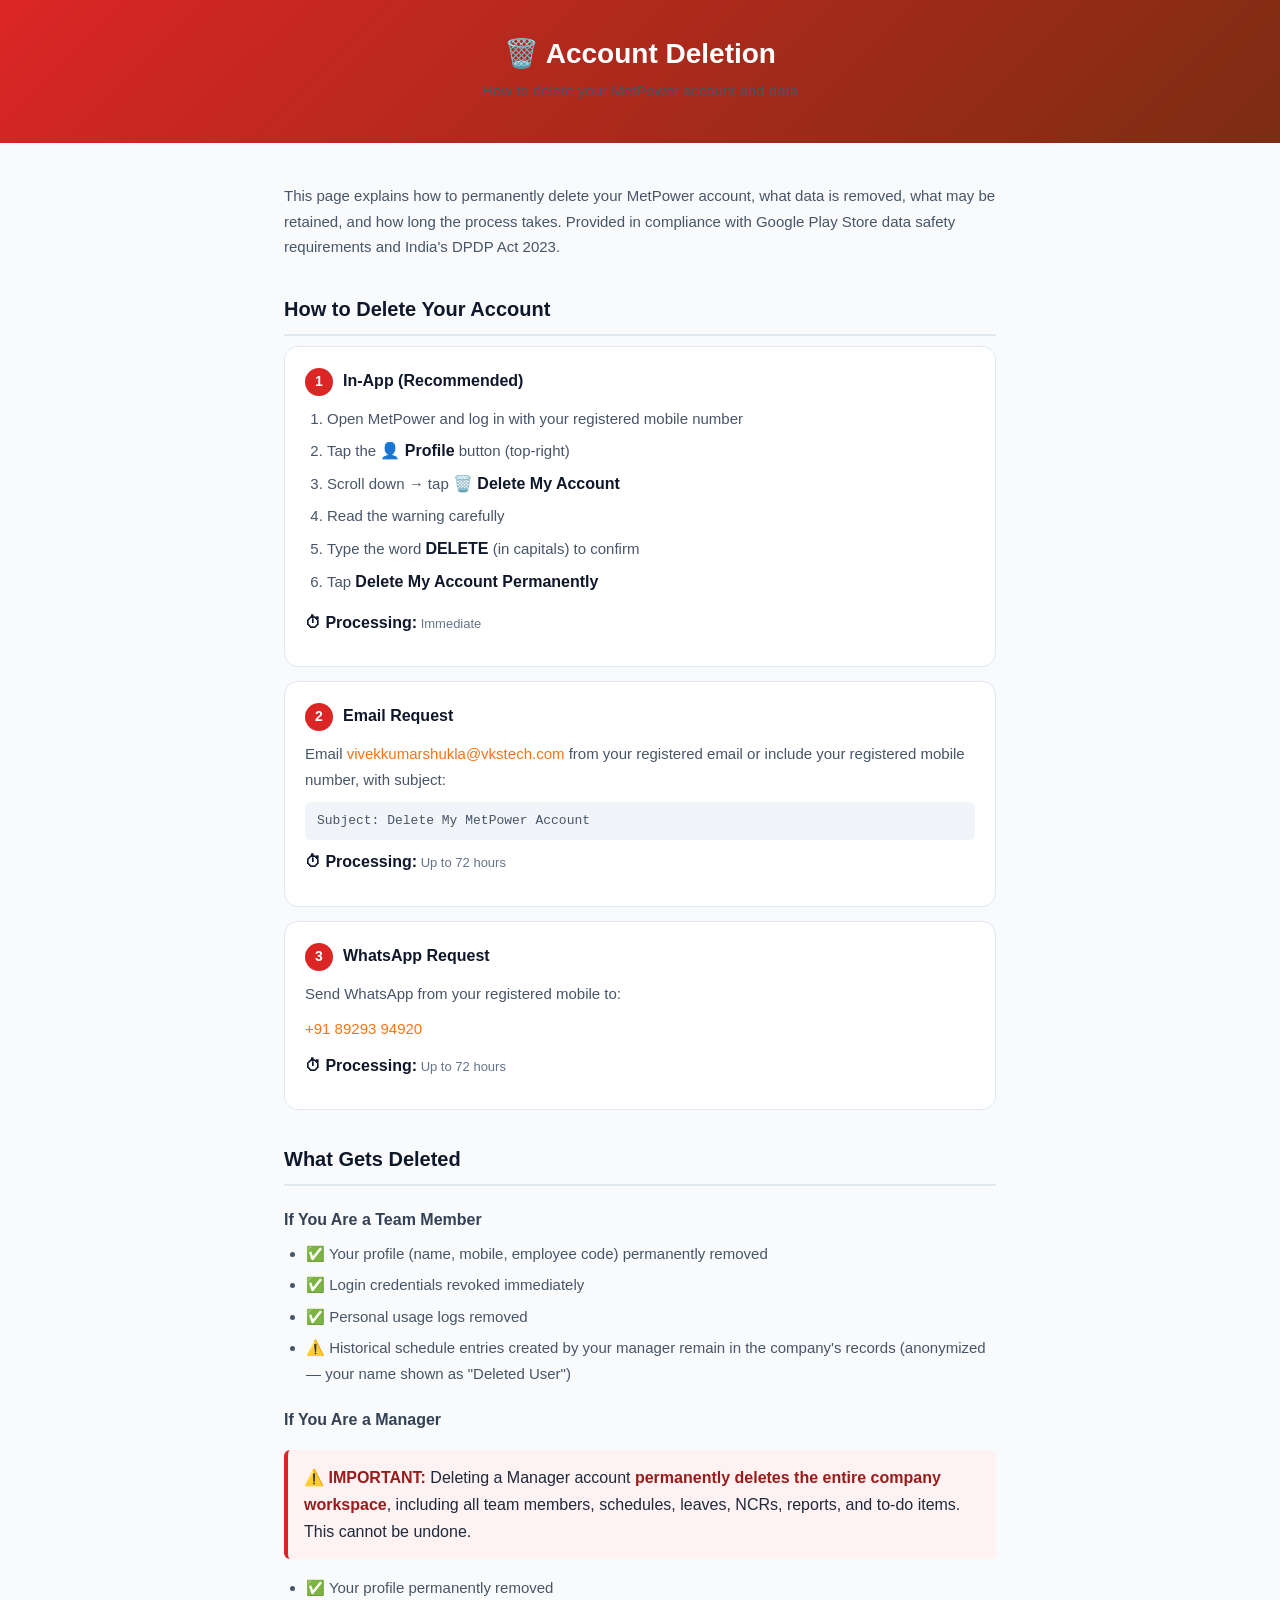
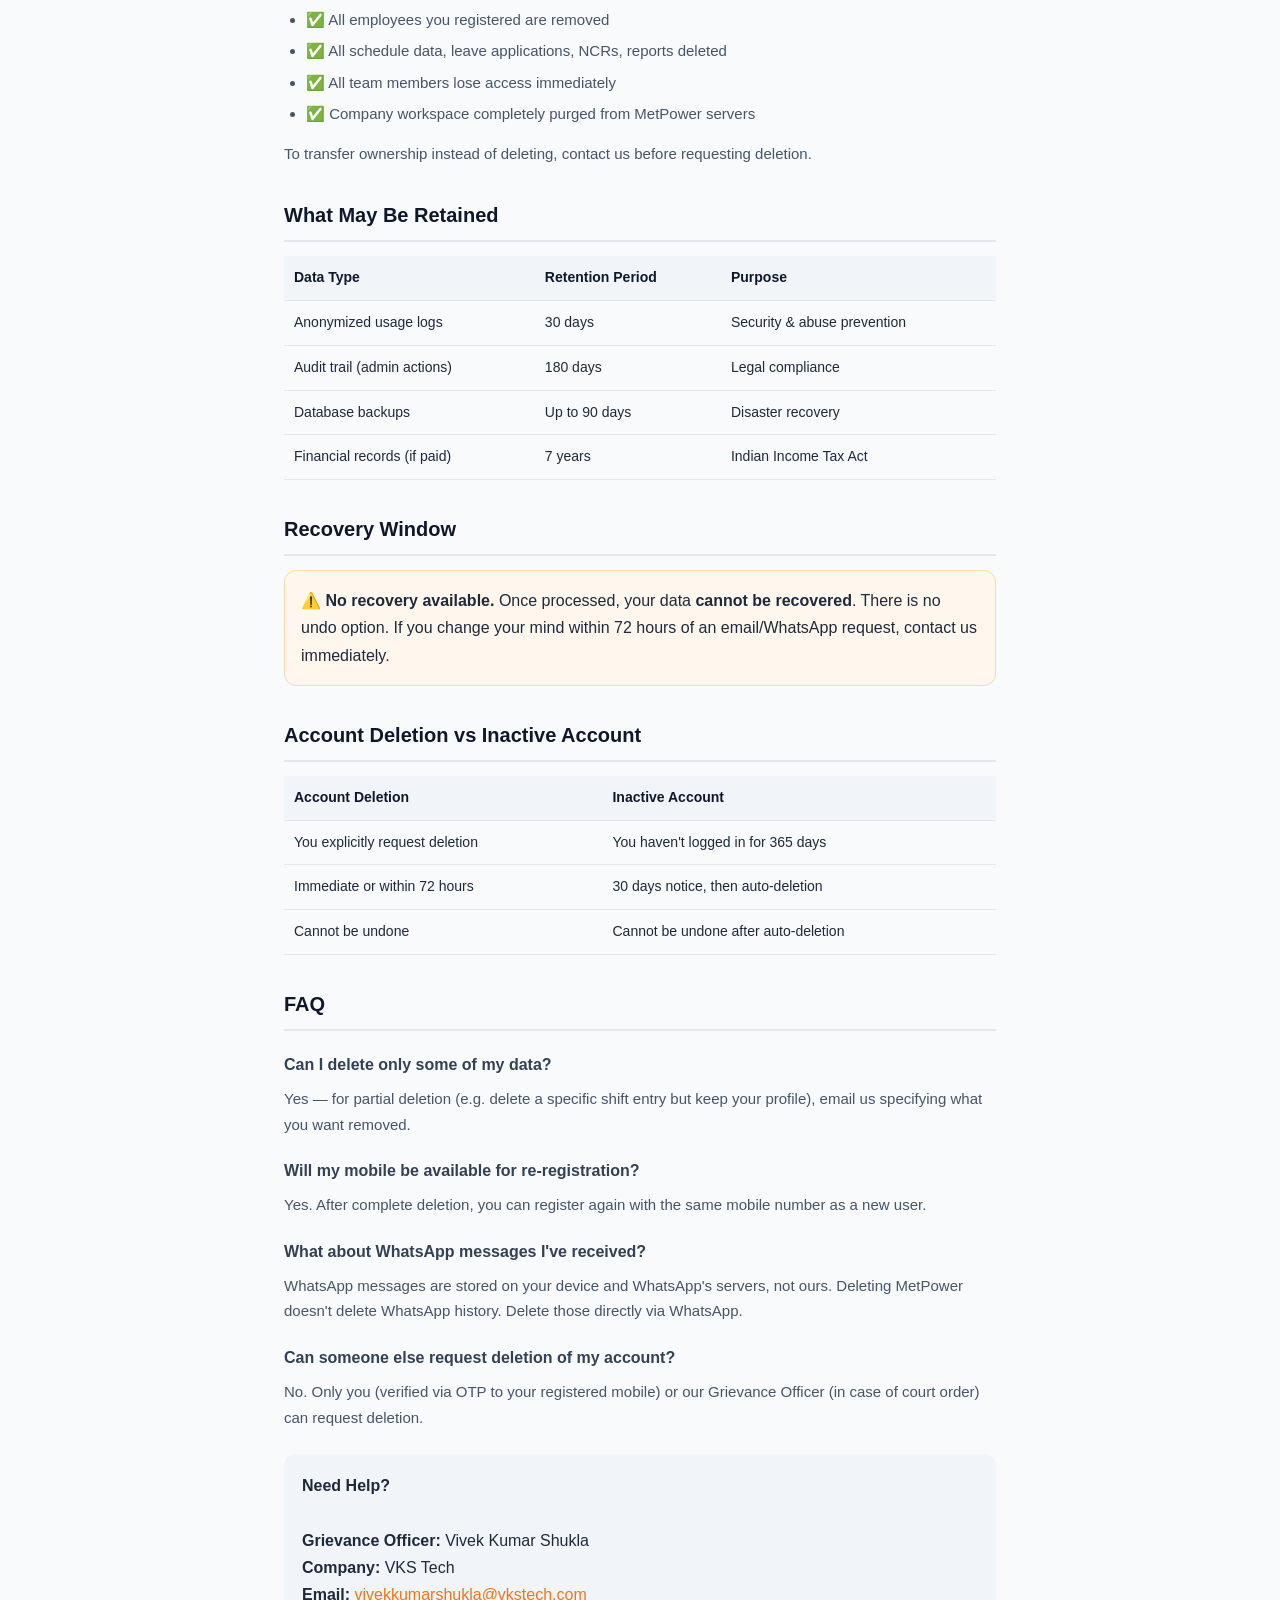
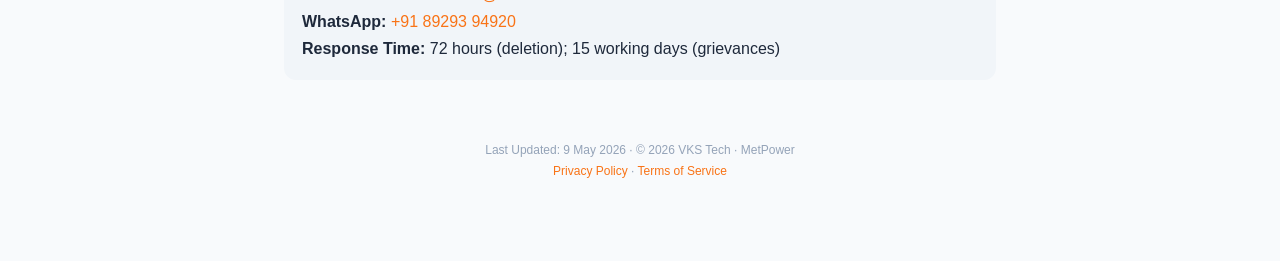
<file: delete-account.html>
<!DOCTYPE html>
<html lang="en">
<head>
<meta charset="UTF-8">
<meta name="viewport" content="width=device-width,initial-scale=1.0">
<title>Account Deletion — MetPower</title>
<style>
*{box-sizing:border-box;margin:0;padding:0;}
body{font-family:-apple-system,BlinkMacSystemFont,'Segoe UI',sans-serif;
  background:#f8fafc;color:#1e293b;line-height:1.7;}
.container{max-width:760px;margin:0 auto;padding:40px 24px 60px;}
header{background:linear-gradient(135deg,#dc2626,#7c2d12);color:#fff;padding:30px 24px;text-align:center;}
header h1{font-size:28px;font-weight:800;}
h2{font-size:20px;font-weight:800;margin-top:32px;margin-bottom:10px;color:#0f172a;
  padding-bottom:8px;border-bottom:2px solid #e2e8f0;}
h3{font-size:16px;font-weight:700;margin-top:20px;margin-bottom:8px;color:#334155;}
p,li{font-size:15px;color:#475569;margin-bottom:10px;}
ul,ol{padding-left:22px;margin-bottom:14px;}
li{margin-bottom:6px;}
a{color:#f97316;text-decoration:none;}
a:hover{text-decoration:underline;}
.method{background:#fff;border:1px solid #e2e8f0;border-radius:14px;padding:20px;margin-bottom:14px;}
.method b{color:#0f172a;font-size:16px;}
.method-num{display:inline-flex;align-items:center;justify-content:center;
  width:28px;height:28px;border-radius:50%;background:#dc2626;color:#fff;
  font-weight:800;margin-right:10px;font-size:14px;}
.warn{background:#fef2f2;border-left:4px solid #dc2626;padding:14px 16px;border-radius:6px;margin:16px 0;}
.warn b{color:#991b1b;}
.info{background:#fff7ed;border:1px solid #fed7aa;border-radius:12px;padding:16px;margin:14px 0;}
.contact{background:#f1f5f9;border-radius:12px;padding:18px;margin-top:24px;}
table{width:100%;border-collapse:collapse;margin:14px 0;font-size:14px;}
th,td{padding:10px;text-align:left;border-bottom:1px solid #e2e8f0;}
th{background:#f1f5f9;font-weight:700;color:#0f172a;}
footer{margin-top:40px;text-align:center;color:#94a3b8;font-size:12px;padding:20px;}
</style>
</head>
<body>
<header>
  <h1>🗑️ Account Deletion</h1>
  <p>How to delete your MetPower account and data</p>
</header>

<div class="container">
  <p>This page explains how to permanently delete your MetPower account, what data is removed, what may be retained, and how long the process takes. Provided in compliance with Google Play Store data safety requirements and India's DPDP Act 2023.</p>

  <h2>How to Delete Your Account</h2>

  <div class="method">
    <b><span class="method-num">1</span>In-App (Recommended)</b>
    <ol style="margin-top:10px">
      <li>Open MetPower and log in with your registered mobile number</li>
      <li>Tap the <b>👤 Profile</b> button (top-right)</li>
      <li>Scroll down → tap <b>🗑️ Delete My Account</b></li>
      <li>Read the warning carefully</li>
      <li>Type the word <b>DELETE</b> (in capitals) to confirm</li>
      <li>Tap <b>Delete My Account Permanently</b></li>
    </ol>
    <p style="font-size:13px;color:#64748b;margin-top:8px"><b>⏱ Processing:</b> Immediate</p>
  </div>

  <div class="method">
    <b><span class="method-num">2</span>Email Request</b>
    <p style="margin-top:10px">Email <a href="mailto:vivekkumarshukla@vkstech.com">vivekkumarshukla@vkstech.com</a> from your registered email or include your registered mobile number, with subject:</p>
    <p style="background:#f1f5f9;padding:8px 12px;border-radius:6px;font-family:monospace;font-size:13px;margin:8px 0">Subject: Delete My MetPower Account</p>
    <p style="font-size:13px;color:#64748b;margin-top:8px"><b>⏱ Processing:</b> Up to 72 hours</p>
  </div>

  <div class="method">
    <b><span class="method-num">3</span>WhatsApp Request</b>
    <p style="margin-top:10px">Send WhatsApp from your registered mobile to:</p>
    <p style="margin-top:6px"><a href="https://wa.me/918929394920?text=Delete%20my%20MetPower%20account">+91 89293 94920</a></p>
    <p style="font-size:13px;color:#64748b;margin-top:8px"><b>⏱ Processing:</b> Up to 72 hours</p>
  </div>

  <h2>What Gets Deleted</h2>

  <h3>If You Are a Team Member</h3>
  <ul>
    <li>✅ Your profile (name, mobile, employee code) permanently removed</li>
    <li>✅ Login credentials revoked immediately</li>
    <li>✅ Personal usage logs removed</li>
    <li>⚠️ Historical schedule entries created by your manager remain in the company's records (anonymized — your name shown as "Deleted User")</li>
  </ul>

  <h3>If You Are a Manager</h3>
  <div class="warn">
    <b>⚠️ IMPORTANT:</b> Deleting a Manager account <b>permanently deletes the entire company workspace</b>, including all team members, schedules, leaves, NCRs, reports, and to-do items. This cannot be undone.
  </div>
  <ul>
    <li>✅ Your profile permanently removed</li>
    <li>✅ All employees you registered are removed</li>
    <li>✅ All schedule data, leave applications, NCRs, reports deleted</li>
    <li>✅ All team members lose access immediately</li>
    <li>✅ Company workspace completely purged from MetPower servers</li>
  </ul>
  <p>To transfer ownership instead of deleting, contact us before requesting deletion.</p>

  <h2>What May Be Retained</h2>
  <table>
    <tr><th>Data Type</th><th>Retention Period</th><th>Purpose</th></tr>
    <tr><td>Anonymized usage logs</td><td>30 days</td><td>Security &amp; abuse prevention</td></tr>
    <tr><td>Audit trail (admin actions)</td><td>180 days</td><td>Legal compliance</td></tr>
    <tr><td>Database backups</td><td>Up to 90 days</td><td>Disaster recovery</td></tr>
    <tr><td>Financial records (if paid)</td><td>7 years</td><td>Indian Income Tax Act</td></tr>
  </table>

  <h2>Recovery Window</h2>
  <div class="info">
    <b>⚠️ No recovery available.</b> Once processed, your data <b>cannot be recovered</b>. There is no undo option. If you change your mind within 72 hours of an email/WhatsApp request, contact us immediately.
  </div>

  <h2>Account Deletion vs Inactive Account</h2>
  <table>
    <tr><th>Account Deletion</th><th>Inactive Account</th></tr>
    <tr><td>You explicitly request deletion</td><td>You haven't logged in for 365 days</td></tr>
    <tr><td>Immediate or within 72 hours</td><td>30 days notice, then auto-deletion</td></tr>
    <tr><td>Cannot be undone</td><td>Cannot be undone after auto-deletion</td></tr>
  </table>

  <h2>FAQ</h2>

  <h3>Can I delete only some of my data?</h3>
  <p>Yes — for partial deletion (e.g. delete a specific shift entry but keep your profile), email us specifying what you want removed.</p>

  <h3>Will my mobile be available for re-registration?</h3>
  <p>Yes. After complete deletion, you can register again with the same mobile number as a new user.</p>

  <h3>What about WhatsApp messages I've received?</h3>
  <p>WhatsApp messages are stored on your device and WhatsApp's servers, not ours. Deleting MetPower doesn't delete WhatsApp history. Delete those directly via WhatsApp.</p>

  <h3>Can someone else request deletion of my account?</h3>
  <p>No. Only you (verified via OTP to your registered mobile) or our Grievance Officer (in case of court order) can request deletion.</p>

  <div class="contact">
    <b>Need Help?</b><br><br>
    <b>Grievance Officer:</b> Vivek Kumar Shukla<br>
    <b>Company:</b> VKS Tech<br>
    <b>Email:</b> <a href="mailto:vivekkumarshukla@vkstech.com">vivekkumarshukla@vkstech.com</a><br>
    <b>WhatsApp:</b> <a href="https://wa.me/918929394920">+91 89293 94920</a><br>
    <b>Response Time:</b> 72 hours (deletion); 15 working days (grievances)
  </div>

  <footer>
    Last Updated: 9 May 2026 · © 2026 VKS Tech · MetPower<br>
    <a href="privacy.html">Privacy Policy</a> · <a href="terms.html">Terms of Service</a>
  </footer>
</div>
</body>
</html>
</file>
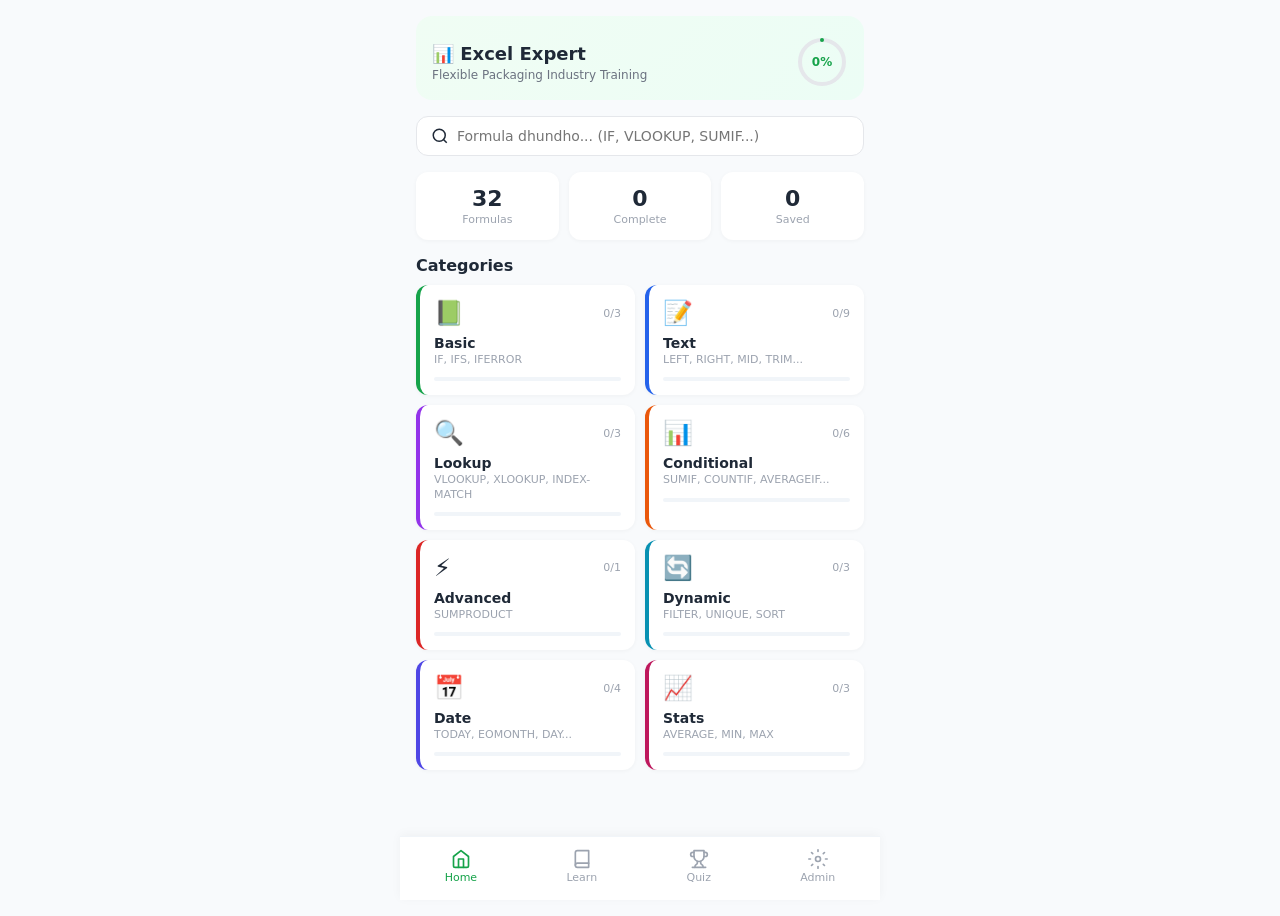
<file: excel_expert.html>
<!DOCTYPE html>
<html lang="hi" translate="no">
<head>
<meta charset="UTF-8">
<meta name="viewport" content="width=device-width, initial-scale=1.0, maximum-scale=1.0, user-scalable=no">
<meta name="google" content="notranslate">
<title>Excel Expert — Flexible Packaging Industry Training</title>
<style>
*{margin:0;padding:0;box-sizing:border-box;-webkit-tap-highlight-color:transparent}
:root{--g:#16a34a;--gd:#065f46;--gl:#f0fdf4;--gb:#bbf7d0;--gb2:#86efac;--bg:#f8fafc;--card:#fff;--text:#1f2937;--muted:#6b7280;--muted2:#9ca3af;--border:#e5e7eb;--border2:#f1f5f9;--r:12px}
body{font-family:'Segoe UI','Noto Sans',system-ui,sans-serif;background:var(--bg);color:var(--text);max-width:480px;margin:0 auto;min-height:100vh;overflow-x:hidden}
.hide{display:none!important}

/* ── Bottom Nav ── */
.bnav{position:fixed;bottom:0;left:50%;transform:translateX(-50%);width:100%;max-width:480px;background:#fff;display:flex;justify-content:space-around;padding:8px 0 max(12px,env(safe-area-inset-bottom));border-top:1px solid var(--border2);z-index:100;box-shadow:0 -2px 10px rgba(0,0,0,.04)}
.bnav button{background:none;border:none;display:flex;flex-direction:column;align-items:center;gap:2px;cursor:pointer;padding:4px 12px;font-family:inherit;color:var(--muted2);font-size:11px;font-weight:500}
.bnav button.on{color:var(--g)}
.bnav button svg{width:20px;height:20px}

/* ── Tab Content ── */
.tab-content{padding-bottom:80px;min-height:100vh}

/* ── Greeting ── */
.greet{display:flex;justify-content:space-between;align-items:center;padding:20px 16px 12px;background:linear-gradient(135deg,#f0fdf4,#ecfdf5);margin:16px;border-radius:16px}
.greet h2{font-size:18px;font-weight:700}.greet p{font-size:12px;color:var(--muted);margin-top:4px}
.prog-wrap{position:relative;width:52px;height:52px;display:flex;align-items:center;justify-content:center}
.prog-wrap span{position:absolute;font-size:12px;font-weight:700;color:var(--g)}

/* ── Search ── */
.search-wrap{display:flex;align-items:center;gap:8px;margin:0 16px 16px;padding:10px 14px;background:#fff;border-radius:var(--r);border:1.5px solid var(--border)}
.search-wrap input{flex:1;border:none;outline:none;font-size:14px;font-family:inherit;background:transparent}
.search-result{display:flex;justify-content:space-between;align-items:center;padding:10px 12px;background:#fff;border-radius:10px;margin-bottom:6px;cursor:pointer;border:1px solid var(--border2)}
.search-result .sn{font-weight:700;font-size:14px}.search-result .sc{font-size:11px;color:var(--muted2)}

/* ── Stats ── */
.stats{display:flex;gap:10px;padding:0 16px;margin-bottom:16px}
.stat{flex:1;background:#fff;border-radius:var(--r);padding:14px 12px;text-align:center;box-shadow:0 1px 4px rgba(0,0,0,.04)}
.stat .n{display:block;font-size:22px;font-weight:700}.stat .l{display:block;font-size:11px;color:var(--muted2);margin-top:2px}

/* ── Section Title ── */
.sec-t{font-size:16px;font-weight:700;padding:0 16px;margin:16px 0 10px}

/* ── Category Grid ── */
.cat-grid{display:grid;grid-template-columns:1fr 1fr;gap:10px;padding:0 16px}
.cat-card{background:#fff;border-radius:var(--r);padding:14px;cursor:pointer;box-shadow:0 1px 4px rgba(0,0,0,.04)}
.cat-card .cn{margin:8px 0 2px;font-size:14px;font-weight:700}.cat-card .cd{font-size:11px;color:var(--muted2);line-height:1.3}
.cat-card .cpb{height:4px;background:#f1f5f9;border-radius:2px;margin-top:10px;overflow:hidden}
.cat-card .cpf{height:100%;border-radius:2px;transition:width .3s}
.cat-card .ct{display:flex;justify-content:space-between;align-items:center}
.cat-card .ci{font-size:24px}.cat-card .cc{font-size:11px;color:var(--muted2)}

/* ── Formula List Item ── */
.fli{display:flex;align-items:center;justify-content:space-between;padding:14px 16px;background:#fff;border-radius:var(--r);margin:0 16px 8px;cursor:pointer;box-shadow:0 1px 3px rgba(0,0,0,.03)}
.fli .fn{font-weight:700;font-size:15px;display:block}.fli .fd{font-size:12px;color:var(--muted);display:block;margin-top:2px;line-height:1.3}
.done-badge{display:inline-flex;align-items:center;justify-content:center;width:18px;height:18px;border-radius:9px;background:#d1fae5;color:var(--g);font-size:11px;font-weight:700;margin-left:6px}

/* ── Pills ── */
.pill-row{display:flex;gap:6px;padding:12px 16px;overflow-x:auto;white-space:nowrap;-webkit-overflow-scrolling:touch}
.pill{padding:6px 14px;border-radius:20px;border:1.5px solid var(--border);background:#fff;font-size:12px;font-weight:500;cursor:pointer;color:#374151;flex-shrink:0;font-family:inherit}
.pill.on{background:var(--g);color:#fff;border-color:var(--g)}
.clr-btn{background:none;border:none;color:var(--g);font-size:13px;font-weight:600;padding:12px 16px;cursor:pointer;font-family:inherit}

/* ── Formula Detail Screen ── */
.f-screen{min-height:100vh;background:var(--bg)}
.f-hdr{display:flex;align-items:center;justify-content:space-between;padding:14px 16px;background:#fff;border-bottom:1px solid var(--border2);position:sticky;top:0;z-index:10}
.f-hdr h2{font-size:18px;font-weight:700}
.f-hdr button{background:none;border:none;cursor:pointer;padding:4px;color:#374151}
.f-body{padding:16px}

/* ── Video ── */
.vid-box{border-radius:14px;overflow:hidden;margin-bottom:16px;background:#000;aspect-ratio:16/9}
.vid-box iframe{width:100%;height:100%;border:none}
.vid-ph{display:flex;flex-direction:column;align-items:center;justify-content:center;height:160px;background:#1f2937;border-radius:14px;margin-bottom:16px;color:var(--muted)}

/* ── Section Cards ── */
.s-card{background:#fff;border-radius:14px;padding:16px;margin-bottom:12px;box-shadow:0 1px 3px rgba(0,0,0,.04)}
.s-badge{display:inline-block;padding:3px 10px;border-radius:6px;font-size:11px;font-weight:700;background:#dbeafe;color:#1e40af;margin-bottom:8px}
.one-l{font-size:15px;font-weight:500;line-height:1.5}
.plant-u{font-size:14px;color:#92400e;line-height:1.5}
.syntax-c{display:block;padding:10px 14px;background:#f8fafc;border-radius:8px;font-size:14px;font-family:'Fira Code','SF Mono',monospace;color:#7c3aed;word-break:break-all}
.explain-t{font-size:14px;color:#374151;line-height:1.6}

/* ── Ready Formula ── */
.ready-card{background:var(--gl);border:2px solid var(--gb2);border-radius:14px;padding:16px;margin-bottom:12px}
.ready-card .top{display:flex;justify-content:space-between;align-items:center}
.ready-card .rl{font-weight:700;font-size:14px;color:var(--gd)}
.cp-btn{display:flex;align-items:center;gap:4px;background:var(--g);color:#fff;border:none;border-radius:8px;padding:6px 12px;font-size:12px;font-weight:600;cursor:pointer;font-family:inherit}
.ready-code{display:block;margin-top:10px;padding:10px 14px;background:#fff;border-radius:8px;font-size:14px;font-family:'Fira Code','SF Mono',monospace;color:var(--gd);word-break:break-all;border:1px solid var(--gb)}

/* ── Table ── */
.t-wrap{overflow-x:auto;margin-top:8px}
.t-wrap table{width:100%;border-collapse:collapse;font-size:13px}
.t-wrap th{background:#f1f5f9;padding:8px 10px;text-align:left;font-weight:600;border-bottom:2px solid var(--border);white-space:nowrap}
.t-wrap td{padding:8px 10px;border-bottom:1px solid var(--border2);white-space:nowrap}

/* ── Practice ── */
.prac{background:var(--gl);border:1px solid var(--gb);border-radius:14px;padding:16px;margin-bottom:12px}
.prac .pq{margin:8px 0 10px;font-size:14px;font-weight:500;line-height:1.5}
.prac input{width:100%;border:2px solid var(--gb2);border-radius:10px;padding:10px 12px;font-size:14px;font-family:'Fira Code','SF Mono',monospace;outline:none;box-sizing:border-box}
.prac .btns{display:flex;gap:8px;margin-top:10px}
.chk-btn{padding:8px 18px;border:none;border-radius:8px;background:var(--g);color:#fff;font-size:13px;font-weight:600;cursor:pointer;font-family:inherit}
.chk-btn.sec{background:#e5e7eb;color:#374151}
.ok-msg{margin-top:10px;font-size:14px;color:var(--g);font-weight:600}
.err-msg{margin-top:10px;font-size:14px;color:#ef4444;font-weight:600}
.ans-box{margin-top:10px;padding:12px;background:#fff;border-radius:10px;border:1px solid var(--gb)}
.ans-box code{display:block;margin-bottom:6px;color:var(--gd);font-size:14px;font-weight:600}
.ans-box p{font-size:13px;color:#374151}

.done-btn{width:100%;padding:14px;border:none;border-radius:12px;font-size:15px;font-weight:600;cursor:pointer;margin-top:8px;font-family:inherit}
.tip-card{background:#fffbeb;border:1px solid #fde68a;border-radius:14px;padding:16px;margin-bottom:12px;font-size:13px;color:#92400e}

/* ── Quiz ── */
.q-start{display:flex;flex-direction:column;align-items:center;padding:60px 32px;text-align:center}
.q-btn{margin-top:20px;padding:14px 40px;border:none;border-radius:12px;background:var(--g);color:#fff;font-size:16px;font-weight:600;cursor:pointer;font-family:inherit}
.q-result{display:flex;flex-direction:column;align-items:center;padding:32px 20px}
.q-rev{padding:10px 12px;background:#f9fafb;border-radius:8px;margin-bottom:6px}
.q-pbar{height:6px;background:#e5e7eb;border-radius:3px;margin-bottom:20px;overflow:hidden}
.q-pfill{height:100%;background:var(--g);border-radius:3px;transition:width .3s}
.q-card{background:#fff;border-radius:16px;padding:20px;box-shadow:0 2px 12px rgba(0,0,0,.06)}
.q-card .qq{font-size:16px;font-weight:600;line-height:1.5;margin-bottom:16px}
.q-opt{display:flex;align-items:center;gap:10px;width:100%;padding:12px 14px;border:2px solid var(--border);border-radius:12px;background:#fff;font-size:14px;color:#374151;cursor:pointer;margin-bottom:8px;text-align:left;font-family:inherit}
.q-opt .ol{display:flex;align-items:center;justify-content:center;width:28px;height:28px;border-radius:8px;background:#f1f5f9;font-weight:700;font-size:13px;flex-shrink:0}

/* ── Admin ── */
.adm-row{display:flex;align-items:center;justify-content:space-between;padding:12px 14px;background:#fff;border-radius:10px;margin-bottom:8px;flex-wrap:wrap;gap:8px}
.adm-row input{flex:1;min-width:150px;border:1.5px solid #d1d5db;border-radius:8px;padding:8px 10px;font-size:13px;outline:none;font-family:inherit}
.adm-save{padding:8px 14px;border:none;border-radius:8px;background:var(--g);color:#fff;font-size:12px;font-weight:600;cursor:pointer;font-family:inherit}
.adm-edit{padding:6px 14px;border:1.5px solid #d1d5db;border-radius:8px;background:#fff;font-size:12px;font-weight:500;cursor:pointer;color:#374151;font-family:inherit}
.adm-stat{background:#fff;border-radius:12px;padding:16px;font-size:14px;color:#374151}
.reset-btn{margin-top:16px;width:100%;padding:12px;border:none;border-radius:12px;background:#ef4444;color:#fff;font-size:14px;font-weight:600;cursor:pointer;font-family:inherit}
.admin-unlock{padding:40px;text-align:center}
.admin-unlock button{margin-top:16px;padding:10px 24px;border:none;border-radius:12px;background:#6b7280;color:#fff;font-size:13px;font-weight:600;cursor:pointer;font-family:inherit}
</style>
</head>
<body>

<!-- ════ APP SHELL ════ -->
<div id="homeTab" class="tab-content"></div>
<div id="learnTab" class="tab-content hide"></div>
<div id="quizTab" class="tab-content hide"></div>
<div id="adminTab" class="tab-content hide"></div>
<div id="formulaView" class="f-screen hide"></div>

<!-- ════ BOTTOM NAV ════ -->
<div class="bnav">
  <button id="navHome" class="on" onclick="switchTab('home')"><svg viewBox="0 0 24 24" fill="none" stroke="currentColor" stroke-width="2" stroke-linecap="round" stroke-linejoin="round"><path d="M3 9l9-7 9 7v11a2 2 0 01-2 2H5a2 2 0 01-2-2z"/><polyline points="9 22 9 12 15 12 15 22"/></svg>Home</button>
  <button id="navLearn" onclick="switchTab('learn')"><svg viewBox="0 0 24 24" fill="none" stroke="currentColor" stroke-width="2" stroke-linecap="round" stroke-linejoin="round"><path d="M4 19.5A2.5 2.5 0 016.5 17H20"/><path d="M6.5 2H20v20H6.5A2.5 2.5 0 014 19.5v-15A2.5 2.5 0 016.5 2z"/></svg>Learn</button>
  <button id="navQuiz" onclick="switchTab('quiz')"><svg viewBox="0 0 24 24" fill="none" stroke="currentColor" stroke-width="2" stroke-linecap="round" stroke-linejoin="round"><path d="M6 9H4.5a2.5 2.5 0 010-5H6"/><path d="M18 9h1.5a2.5 2.5 0 000-5H18"/><path d="M4 22h16"/><path d="M10 14.66V17c0 .55-.47.98-.97 1.21C7.85 18.75 7 20 7 22"/><path d="M14 14.66V17c0 .55.47.98.97 1.21C16.15 18.75 17 20 17 22"/><path d="M18 2H6v7a6 6 0 0012 0V2z"/></svg>Quiz</button>
  <button id="navAdmin" onclick="switchTab('admin')"><svg viewBox="0 0 24 24" fill="none" stroke="currentColor" stroke-width="2" stroke-linecap="round" stroke-linejoin="round"><circle cx="12" cy="12" r="3"/><path d="M12 1v2M12 21v2M4.22 4.22l1.42 1.42M18.36 18.36l1.42 1.42M1 12h2M21 12h2M4.22 19.78l1.42-1.42M18.36 5.64l1.42-1.42"/></svg>Admin</button>
</div>

<script>
// ════════════════════════════════════════════
// DATA
// ════════════════════════════════════════════
const FORMULAS=[{id:"if",name:"IF",cat:"basic",catL:"Basic Formulas",one:"Agar condition true hai toh ek value do, nahi toh doosri.",plant:"Metalliser mein OD check — agar OD 2.2 se zyada toh \"OK\", nahi toh \"REJECT\".",syn:"=IF(condition, true_value, false_value)",ready:'=IF(B2>=2.2, "OK", "REJECT")',exp:"IF formula ek condition check karta hai. Sahi hai toh pehli value, galat hai toh doosri.",tbl:{h:["Roll No","OD (inch)","Status"],r:[["R001","2.3","OK"],["R002","2.0","REJECT"],["R003","2.5","OK"]]},pQ:"Weight 500 Kg hai. >450 toh \"HEAVY\", nahi toh \"LIGHT\".",pA:'=IF(B2>450, "HEAVY", "LIGHT")',pE:"500>450=TRUE → answer \"HEAVY\".",vid:"",tip:"IF ke andar IF bhi laga sakte ho (nested), lekin IFS zyada easy."},{id:"ifs",name:"IFS",cat:"basic",catL:"Basic Formulas",one:"Multiple conditions ek saath check karo.",plant:"OD se grade assign — 2.5+=A, 2.2+=B, baaki=C.",syn:"=IFS(cond1, val1, cond2, val2, ...)",ready:'=IFS(B2>=2.5,"A", B2>=2.2,"B", TRUE,"C")',exp:"IFS har condition check karta hai. Pehla TRUE milte hi value de deta hai.",tbl:{h:["Roll","OD","Grade"],r:[["R001","2.6","A"],["R002","2.3","B"],["R003","1.9","C"]]},pQ:"Waste%: <2=\"Excellent\", <5=\"Good\", baaki=\"Poor\".",pA:'=IFS(B2<2,"Excellent", B2<5,"Good", TRUE,"Poor")',pE:"Pehle <2 check, phir <5. Koi nahi toh \"Poor\".",vid:""},{id:"iferror",name:"IFERROR",cat:"basic",catL:"Basic Formulas",one:"Error aaye toh uski jagah kuch aur dikhao.",plant:"VLOOKUP mein #N/A ki jagah \"Not Found\".",syn:"=IFERROR(formula, error_value)",ready:'=IFERROR(VLOOKUP(A2,Data!A:D,4,0), "Not Found")',exp:"Error ko pakad ke clean value dikha deta hai.",tbl:{h:["Roll","Lookup","With IFERROR"],r:[["R001","2.3","2.3"],["R099","#N/A","Not Found"]]},pQ:"A2/B2, agar B2=0 toh \"Cannot Divide\".",pA:'=IFERROR(A2/B2, "Cannot Divide")',pE:"B2=0 → #DIV/0! → IFERROR catches → \"Cannot Divide\".",vid:""},{id:"left",name:"LEFT",cat:"text",catL:"Text Formulas",one:"Text ke left side se characters nikalo.",plant:"\"G10301M22\" se \"G10\" nikalna (micron code).",syn:"=LEFT(text, num_chars)",ready:"=LEFT(A2, 3)",exp:"LEFT text ke shuru se utne characters deta hai jitne batao.",tbl:{h:["Material Code","First 3"],r:[["G10301M22","G10"],["G08201M25","G08"]]},pQ:"\"ORD-2025-001\" se pehle 3 chars nikalo.",pA:"=LEFT(A2, 3)",pE:"LEFT(\"ORD-2025-001\",3) = \"ORD\".",vid:""},{id:"right",name:"RIGHT",cat:"text",catL:"Text Formulas",one:"Text ke right side se characters nikalo.",plant:"Material code se \"M22\" nikalna (OD size).",syn:"=RIGHT(text, num_chars)",ready:"=RIGHT(A2, 3)",exp:"RIGHT text ke end se characters deta hai.",tbl:{h:["Material Code","Last 3"],r:[["G10301M22","M22"],["G08201M25","M25"]]},pQ:"\"BATCH-MAR-26\" se last 2 chars.",pA:"=RIGHT(A2, 2)",pE:"RIGHT(\"BATCH-MAR-26\",2) = \"26\".",vid:""},{id:"mid",name:"MID",cat:"text",catL:"Text Formulas",one:"Text ke beech se characters nikalo.",plant:"\"G10301M22\" se position 2 se \"10\" (micron).",syn:"=MID(text, start_pos, num_chars)",ready:"=MID(A2, 2, 2)",exp:"MID beech se characters nikalta hai. Position 1 se count.",tbl:{h:["Code","Micron"],r:[["G10301M22","10"],["G08201M25","08"]]},pQ:"\"ROLL-1105-MET\" se width (pos 6, 4 chars).",pA:"=MID(A2, 6, 4)",pE:"MID = \"1105\" (slitting width).",vid:""},{id:"len",name:"LEN",cat:"text",catL:"Text Formulas",one:"Text ki length (characters) gino.",plant:"Batch code length check — <10 toh incomplete.",syn:"=LEN(text)",ready:"=LEN(A2)",exp:"Total characters count karta hai. Spaces bhi.",tbl:{h:["Text","Length"],r:[["G10301M22","9"],["ROLL 001","8"]]},pQ:"\"Metalliser-ARM1\" ki length?",pA:"=LEN(\"Metalliser-ARM1\") → 15",pE:"Sab characters milake 15.",vid:""},{id:"trim",name:"TRIM",cat:"text",catL:"Text Formulas",one:"Extra spaces hatao — SAP data clean karo.",plant:"SAP data mein spaces hote hain — VLOOKUP fail. TRIM lagao.",syn:"=TRIM(text)",ready:"=TRIM(A2)",exp:"Shuru, end aur extra beech ke spaces hata deta hai.",tbl:{h:["Raw SAP","After TRIM"],r:[["  R001  MET  ","R001 MET"]]},pQ:"\"  Slitting   Plan  \" clean karo.",pA:"=TRIM(\"  Slitting   Plan  \") → \"Slitting Plan\"",pE:"Extra spaces hat gaye.",vid:""},{id:"substitute",name:"SUBSTITUTE",cat:"text",catL:"Text Formulas",one:"Text mein ek character/word replace karo.",plant:"Material code mein \"-\" hatao.",syn:"=SUBSTITUTE(text, old, new)",ready:'=SUBSTITUTE(A2, "-", "")',exp:"Purana text dhundh ke naye se replace.",tbl:{h:["Original","Cleaned"],r:[["ROLL-001-MET","ROLL001MET"]]},pQ:"\"Production_Report\" mein _ ko space se replace.",pA:'=SUBSTITUTE(A2, "_", " ")',pE:"Underscore space ban gaya.",vid:""},{id:"search",name:"SEARCH",cat:"text",catL:"Text Formulas",one:"Text mein word/char ki position dhundho.",plant:"\"M\" kahan hai dhundho — uske baad OD size.",syn:"=SEARCH(find_text, within_text)",ready:'=SEARCH("M", A2)',exp:"Position number deta hai. Case-insensitive.",tbl:{h:["Code","M Position"],r:[["G10301M22","7"]]},pQ:"\"SLITTING-PLAN-MAR\" mein \"PLAN\" position?",pA:'=SEARCH("PLAN","SLITTING-PLAN-MAR") → 10',pE:"P = 10th position.",vid:""},{id:"isnumber",name:"ISNUMBER",cat:"text",catL:"Text Formulas",one:"Check — number hai ya nahi (TRUE/FALSE).",plant:"SEARCH+ISNUMBER = check \"MET\" hai ya nahi.",syn:"=ISNUMBER(value)",ready:'=ISNUMBER(SEARCH("MET", A2))',exp:"SEARCH number deta hai agar milta hai. ISNUMBER se TRUE/FALSE.",tbl:{h:["Description","Has MET?"],r:[["Metallised Film","TRUE"],["Plain BOPP","FALSE"]]},pQ:"A2 mein \"ARM\" hai ya nahi?",pA:'=ISNUMBER(SEARCH("ARM", A2))',pE:"ARM milega toh TRUE.",vid:""},{id:"textjoin",name:"TEXTJOIN",cat:"text",catL:"Text Formulas",one:"Multiple cells ka text jodo — separator se.",plant:"Arm1-Arm5 remarks ek cell mein combine.",syn:"=TEXTJOIN(delim, ignore_empty, range)",ready:'=TEXTJOIN(", ", TRUE, B2:F2)',exp:"Values ko delimiter se jodta hai. Empty skip.",tbl:{h:["Arm1","Arm2","Arm3","Combined"],r:[["Coating done","","Speed low","Coating done, Speed low"]]},pQ:"\"Slitting\",\"Width\",\"1105\" ko \" - \" se jodo.",pA:'=TEXTJOIN(" - ", TRUE, A2:C2)',pE:"→ \"Slitting - Width - 1105\".",vid:""},{id:"vlookup",name:"VLOOKUP",cat:"lookup",catL:"Lookup & Matching",one:"Value dhundho aur uski row se data lao.",plant:"Roll number se OD/width/weight dhundna.",syn:"=VLOOKUP(value, table, col, 0)",ready:"=VLOOKUP(A2, Data!A:E, 3, 0)",exp:"Pehle column mein dhundta hai, milne pe us row ka doosra column deta hai.",tbl:{h:["Roll","Width","OD","Weight"],r:[["R001","1105","2.3","450"],["R002","820","2.1","380"]]},pQ:"R002 ka weight (4th col)?",pA:'=VLOOKUP("R002", A:D, 4, 0) → 380',pE:"R002 mila, 4th col = 380.",vid:"",tip:"VLOOKUP sirf left→right. Right→left ke liye INDEX-MATCH ya XLOOKUP."},{id:"xlookup",name:"XLOOKUP",cat:"lookup",catL:"Lookup & Matching",one:"Kisi bhi direction mein dhundho.",plant:"Width se customer name (right to left bhi).",syn:"=XLOOKUP(lookup, lookup_range, return_range, not_found)",ready:'=XLOOKUP(A2, Data!C:C, Data!A:A, "Not Found")',exp:"Left-right dono direction. Not found value directly.",tbl:{h:["Width","Customer","Qty"],r:[["1105","ABC Corp","5000"],["820","XYZ Ltd","3000"]]},pQ:"Width 820 se customer?",pA:'=XLOOKUP(820, B:B, A:A, "Not Found") → "XYZ Ltd"',pE:"820 column B mein mila → A = XYZ Ltd.",vid:""},{id:"indexmatch",name:"INDEX-MATCH",cat:"lookup",catL:"Lookup & Matching",one:"Sabse powerful lookup — koi bhi direction.",plant:"Material+month match karke output nikalna.",syn:"=INDEX(return, MATCH(lookup, range, 0))",ready:"=INDEX(D:D, MATCH(A2, B:B, 0))",exp:"MATCH row dhundta hai, INDEX us row se data nikalta hai.",tbl:{h:["Sr","Material","Month","Qty"],r:[["1","G10301M22","Mar","15000"],["2","G08201M25","Mar","12000"]]},pQ:"G10301M22 ka Qty?",pA:'=INDEX(D:D, MATCH("G10301M22", B:B, 0)) → 15000',pE:"MATCH row 2, INDEX D2 = 15000.",vid:""},{id:"sumif",name:"SUMIF",cat:"conditional",catL:"Conditional Calculations",one:"Ek condition pe sum karo.",plant:"Sirf ARM1 ka total production.",syn:"=SUMIF(range, criteria, sum_range)",ready:'=SUMIF(A:A, "ARM1", C:C)',exp:"Matching rows ka sum.",tbl:{h:["Machine","Date","Prod"],r:[["ARM1","01-Mar","850"],["ARM2","01-Mar","720"],["ARM1","02-Mar","900"]]},pQ:"ARM1 ka total?",pA:'=SUMIF(A:A, "ARM1", C:C) → 1750',pE:"850+900=1750.",vid:""},{id:"sumifs",name:"SUMIFS",cat:"conditional",catL:"Conditional Calculations",one:"Multiple conditions pe sum karo.",plant:"ARM1 + 10 micron ka March production.",syn:"=SUMIFS(sum, range1,crit1, range2,crit2...)",ready:'=SUMIFS(D:D, A:A,"ARM1", B:B,"10")',exp:"Saari conditions match toh sum.",tbl:{h:["Machine","Micron","Date","Prod"],r:[["ARM1","10","01-Mar","500"],["ARM1","12","01-Mar","300"],["ARM1","10","02-Mar","600"]]},pQ:"ARM1 + 10µ production?",pA:'=SUMIFS(D:D, A:A,"ARM1", B:B,"10") → 1100',pE:"500+600=1100.",vid:"",tip:'Wildcard: "304*" = 304 se shuru hone wale sab.'},{id:"countif",name:"COUNTIF",cat:"conditional",catL:"Conditional Calculations",one:"Condition match rows gino.",plant:"Kitne rolls REJECT hain.",syn:"=COUNTIF(range, criteria)",ready:'=COUNTIF(C:C, "REJECT")',exp:"Matching rows ki count.",tbl:{h:["Roll","OD","Status"],r:[["R001","2.3","OK"],["R002","1.9","REJECT"],["R003","2.1","REJECT"]]},pQ:"Kitne REJECT?",pA:'=COUNTIF(C:C,"REJECT") → 2',pE:"2 rows match.",vid:""},{id:"countifs",name:"COUNTIFS",cat:"conditional",catL:"Conditional Calculations",one:"Multiple conditions pe count.",plant:"ARM1 ke 10µ reject rolls.",syn:"=COUNTIFS(r1,c1, r2,c2...)",ready:'=COUNTIFS(A:A,"ARM1", C:C,"REJECT", B:B,"10")',exp:"Saari conditions match toh count.",tbl:{h:["Machine","Micron","Status"],r:[["ARM1","10","REJECT"],["ARM1","12","OK"],["ARM2","10","REJECT"]]},pQ:"ARM1 + 10µ REJECT count?",pA:'=COUNTIFS(A:A,"ARM1",B:B,"10",C:C,"REJECT") → 1',pE:"Sirf pehli row match.",vid:""},{id:"averageif",name:"AVERAGEIF",cat:"conditional",catL:"Conditional Calculations",one:"Condition match rows ka average.",plant:"ARM1 ka average OD.",syn:"=AVERAGEIF(range, criteria, avg_range)",ready:'=AVERAGEIF(A:A,"ARM1",C:C)',exp:"Matching rows ka mean.",tbl:{h:["Machine","Roll","OD"],r:[["ARM1","R001","2.3"],["ARM2","R002","2.1"],["ARM1","R003","2.4"]]},pQ:"ARM1 avg OD?",pA:'=AVERAGEIF(A:A,"ARM1",C:C) → 2.35',pE:"(2.3+2.4)/2=2.35.",vid:""},{id:"averageifs",name:"AVERAGEIFS",cat:"conditional",catL:"Conditional Calculations",one:"Multiple conditions pe average.",plant:"ARM1 + 10µ ka avg weight.",syn:"=AVERAGEIFS(avg, r1,c1, r2,c2)",ready:'=AVERAGEIFS(D:D,A:A,"ARM1",B:B,"10")',exp:"Multiple filter lagake average.",tbl:{h:["Machine","Micron","Shift","Wt"],r:[["ARM1","10","A","450"],["ARM1","10","B","480"],["ARM1","12","A","520"]]},pQ:"ARM1 + 10µ avg weight?",pA:'=AVERAGEIFS(D:D,A:A,"ARM1",B:B,"10") → 465',pE:"(450+480)/2=465.",vid:""},{id:"sumproduct",name:"SUMPRODUCT",cat:"advanced",catL:"Advanced Formulas",one:"Columns multiply karke sum — sets×width ek shot.",plant:"Slitting plan: Sets×Width total — sabse important formula.",syn:"=SUMPRODUCT(array1, array2)",ready:"=SUMPRODUCT(B2:B10, C2:C10)",exp:"Har row multiply, phir sum. Conditional bhi ho sakta hai.",tbl:{h:["Width","Sets","S×W"],r:[["1105","2","2210"],["820","1","820"],["460","3","1380"],["","Total","4410"]]},pQ:"W=1105,820,460. S=2,1,3. Total?",pA:"=SUMPRODUCT({1105,820,460},{2,1,3}) → 4410",pE:"2210+820+1380=4410.",vid:"",tip:'Conditional: =SUMPRODUCT((A2:A10="ARM1")*1, C2:C10)'},{id:"filter",name:"FILTER",cat:"dynamic",catL:"Dynamic Formulas",one:"Matching rows dikhao — automatic.",plant:"REJECT rolls ki list — ek formula se.",syn:"=FILTER(array, condition, if_empty)",ready:'=FILTER(A2:D100, C2:C100="REJECT", "None")',exp:"Condition match rows return karta hai.",tbl:{h:["Roll","Width","Status","Wt"],r:[["R001","1105","OK","450"],["R002","820","REJECT","380"]]},pQ:"Sirf OK rolls dikhao.",pA:'=FILTER(A2:D100, C2:C100="OK")',pE:"Status=OK wali rows.",vid:""},{id:"unique",name:"UNIQUE",cat:"dynamic",catL:"Dynamic Formulas",one:"Duplicate hatao — sirf unique values.",plant:"Unique machine names ki list.",syn:"=UNIQUE(array)",ready:"=UNIQUE(A2:A100)",exp:"Ek-ek baar dikhata hai.",tbl:{h:["All","→","Unique"],r:[["ARM1","","ARM1"],["ARM2","","ARM2"],["ARM1","","ARM3"]]},pQ:"1105,820,1105,460,820 → unique?",pA:"=UNIQUE(A2:A6) → 1105,820,460",pE:"Duplicates hat gaye.",vid:""},{id:"sort",name:"SORT",cat:"dynamic",catL:"Dynamic Formulas",one:"Data sort karo — ascending/descending.",plant:"Highest→lowest production sort.",syn:"=SORT(array, col, order)",ready:"=SORT(A2:D100, 4, -1)",exp:"1=ascending, -1=descending.",tbl:{h:["Machine","Prod","Sorted"],r:[["ARM1","1500","ARM3—1800"],["ARM3","1800","ARM1—1500"]]},pQ:"Col 2 descending sort.",pA:"=SORT(A2:B10, 2, -1)",pE:"Highest pehle.",vid:""},{id:"today",name:"TODAY",cat:"date",catL:"Date Formulas",one:"Aaj ki date — auto update.",plant:"Pending days = TODAY() - Order Date.",syn:"=TODAY()",ready:"=TODAY()-A2",exp:"Current date deta hai.",tbl:{h:["Order Date","Today","Pending"],r:[["01-Mar-2026","08-Apr-2026","38"]]},pQ:"Order 15-Mar. Kitne din pending?",pA:"=TODAY()-A2",pE:"Aaj minus order date.",vid:""},{id:"eomonth",name:"EOMONTH",cat:"date",catL:"Date Formulas",one:"Month ka last date nikalo.",plant:"Monthly report date range filtering.",syn:"=EOMONTH(date, months)",ready:"=EOMONTH(A2, 0)",exp:"0=current month end, -1=pichla month end.",tbl:{h:["Date","Month End","Prev End"],r:[["15-Mar","31-Mar","28-Feb"]]},pQ:"15-Mar ke pichle month end?",pA:'=EOMONTH("15-Mar-2026", -1) → 28-Feb',pE:"-1 = Feb end = 28.",vid:""},{id:"day",name:"DAY",cat:"date",catL:"Date Formulas",one:"Date se sirf din (1-31) nikalo.",plant:"Daily tracking ke liye din number.",syn:"=DAY(date)",ready:"=DAY(A2)",exp:"Sirf din ka number.",tbl:{h:["Date","Day"],r:[["15-Mar","15"],["01-Apr","1"]]},pQ:"28-Feb se din?",pA:"=DAY(\"28-Feb-2026\") → 28",pE:"Din=28.",vid:""},{id:"datevalue",name:"DATEVALUE",cat:"date",catL:"Date Formulas",one:"Text date ko real date mein badlo.",plant:"SAP text date ko Excel date convert.",syn:"=DATEVALUE(text)",ready:'=DATEVALUE("15-Mar-2026")',exp:"Text → proper date. Phir calculations possible.",tbl:{h:["Text","Real","Calc?"],r:[["15-Mar-2026","46097","Yes"]]},pQ:"\"01-Jan-2026\" convert karo.",pA:'=DATEVALUE("01-Jan-2026")',pE:"Text se date ban gayi.",vid:""},{id:"average",name:"AVERAGE",cat:"statistical",catL:"Statistical",one:"Numbers ka average nikalo.",plant:"Daily average production.",syn:"=AVERAGE(range)",ready:"=AVERAGE(B2:B31)",exp:"Mean nikalta hai. Empty skip.",tbl:{h:["Day","Prod"],r:[["1","800"],["2","950"],["3","870"],["Avg","873"]]},pQ:"800,950,870 ka average?",pA:"=AVERAGE(800,950,870) → 873.33",pE:"2620/3=873.33.",vid:""},{id:"min",name:"MIN",cat:"statistical",catL:"Statistical",one:"Sabse chhoti value.",plant:"Sabse kam production wala din.",syn:"=MIN(range)",ready:"=MIN(B2:B31)",exp:"Minimum number.",tbl:{h:["Day","Prod"],r:[["1","800"],["3","620"],["MIN","620"]]},pQ:"450,380,520 min?",pA:"=MIN(450,380,520) → 380",pE:"380 minimum.",vid:""},{id:"max",name:"MAX",cat:"statistical",catL:"Statistical",one:"Sabse badi value.",plant:"Highest production day.",syn:"=MAX(range)",ready:"=MAX(B2:B31)",exp:"Maximum number.",tbl:{h:["Day","Prod"],r:[["2","950"],["MAX","950"]]},pQ:"OD 2.1,2.5,2.3 max?",pA:"=MAX(2.1,2.5,2.3) → 2.5",pE:"2.5 maximum.",vid:""}];

const CATS=[{id:"basic",l:"Basic",i:"📗",c:"#16a34a",d:"IF, IFS, IFERROR"},{id:"text",l:"Text",i:"📝",c:"#2563eb",d:"LEFT, RIGHT, MID, TRIM..."},{id:"lookup",l:"Lookup",i:"🔍",c:"#9333ea",d:"VLOOKUP, XLOOKUP, INDEX-MATCH"},{id:"conditional",l:"Conditional",i:"📊",c:"#ea580c",d:"SUMIF, COUNTIF, AVERAGEIF..."},{id:"advanced",l:"Advanced",i:"⚡",c:"#dc2626",d:"SUMPRODUCT"},{id:"dynamic",l:"Dynamic",i:"🔄",c:"#0891b2",d:"FILTER, UNIQUE, SORT"},{id:"date",l:"Date",i:"📅",c:"#4f46e5",d:"TODAY, EOMONTH, DAY..."},{id:"statistical",l:"Stats",i:"📈",c:"#be185d",d:"AVERAGE, MIN, MAX"}];

const QUIZ=[{q:"OD 2.2 se zyada toh OK. Formula?",o:["VLOOKUP","IF","SUMIF","LEFT"],a:1},{q:"SAP extra spaces clean?",o:["LEN","SUBSTITUTE","TRIM","MID"],a:2},{q:"\"G10301M22\" se \"M22\"?",o:["LEFT(A2,3)","RIGHT(A2,3)","MID(A2,3,2)","SEARCH(A2)"],a:1},{q:"Sirf ARM1 total production?",o:["SUM","SUMIF","COUNTIF","AVERAGE"],a:1},{q:"VLOOKUP #N/A fix?",o:["TRIM","IFERROR","LEFT","Dono A&B"],a:3},{q:"REJECT count?",o:["SUMIF","COUNTIF","AVERAGEIF","FILTER"],a:1},{q:"Sets×Width total?",o:["SUM","SUMIF","SUMPRODUCT","VLOOKUP"],a:2},{q:"Month last date?",o:["TODAY","DAY","EOMONTH","DATEVALUE"],a:2},{q:"Unique machine list?",o:["SORT","FILTER","UNIQUE","TRIM"],a:2},{q:"\"M\" ki position?",o:["FIND","SEARCH","MID","LEFT"],a:1},{q:"Multiple conditions sum?",o:["SUMIF","SUMIFS","COUNTIFS","SUM"],a:1},{q:"Text→real date?",o:["TODAY","DAY","DATEVALUE","EOMONTH"],a:2}];

// ════════════════════════════════════════════
// STATE
// ════════════════════════════════════════════
const SK='excel_expert_v2';
let state={favs:[],done:[],vids:{},isAdmin:false,curTab:'home',selCat:null,quiz:null};

function loadState(){try{const s=JSON.parse(localStorage.getItem(SK));if(s){state.favs=s.favs||[];state.done=s.done||[];state.vids=s.vids||{};state.isAdmin=!!s.isAdmin}}catch(e){}}
function saveState(){try{localStorage.setItem(SK,JSON.stringify({favs:state.favs,done:state.done,vids:state.vids,isAdmin:state.isAdmin}))}catch(e){}}

// Listen for parent MET Power messages
window.addEventListener('message',function(e){
  if(e.data&&(e.data.type==='userInfo'||e.data.type==='excelExpertUser')){
    if(e.data.role==='admin'||e.data.role==='manager'||e.data.isAdmin){state.isAdmin=true;saveState()}
  }
});
try{window.parent.postMessage({type:'requestUserInfo',from:'excelExpert'},'*')}catch(e){}

// ════════════════════════════════════════════
// HELPERS
// ════════════════════════════════════════════
function h(s){const d=document.createElement('div');d.textContent=s;return d.innerHTML}
function prog(){return Math.round((state.done.length/FORMULAS.length)*100)}
function copyF(t){navigator.clipboard&&navigator.clipboard.writeText(t);const b=document.getElementById('cpFeedback');if(b){b.textContent='Copied!';setTimeout(()=>{b.textContent='Copy'},1500)}}

// ════════════════════════════════════════════
// TAB SWITCHING
// ════════════════════════════════════════════
function switchTab(t){
  state.curTab=t;
  ['home','learn','quiz','admin'].forEach(id=>{
    document.getElementById(id+'Tab').classList.toggle('hide',id!==t);
    document.getElementById('nav'+id.charAt(0).toUpperCase()+id.slice(1)).classList.toggle('on',id===t);
  });
  document.getElementById('formulaView').classList.add('hide');
  document.querySelector('.bnav').style.display='flex';
  if(t==='home')renderHome();
  if(t==='learn')renderLearn();
  if(t==='quiz')renderQuiz();
  if(t==='admin')renderAdmin();
}

// ════════════════════════════════════════════
// HOME TAB
// ════════════════════════════════════════════
function renderHome(){
  const p=prog();
  let html=`<div class="greet"><div><h2>📊 Excel Expert</h2><p>Flexible Packaging Industry Training</p></div><div class="prog-wrap"><svg width="52" height="52" viewBox="0 0 52 52"><circle cx="26" cy="26" r="22" fill="none" stroke="#e5e7eb" stroke-width="4"/><circle cx="26" cy="26" r="22" fill="none" stroke="#16a34a" stroke-width="4" stroke-dasharray="${p*1.382} 200" stroke-linecap="round" transform="rotate(-90 26 26)"/></svg><span>${p}%</span></div></div>`;

  html+=`<div class="search-wrap"><svg width="18" height="18" viewBox="0 0 24 24" fill="none" stroke="currentColor" stroke-width="2"><circle cx="11" cy="11" r="8"/><line x1="21" y1="21" x2="16.65" y2="16.65"/></svg><input placeholder="Formula dhundho... (IF, VLOOKUP, SUMIF...)" oninput="searchFormulas(this.value)"></div><div id="searchResults"></div>`;

  html+=`<div class="stats"><div class="stat"><span class="n">${FORMULAS.length}</span><span class="l">Formulas</span></div><div class="stat"><span class="n">${state.done.length}</span><span class="l">Complete</span></div><div class="stat"><span class="n">${state.favs.length}</span><span class="l">Saved</span></div></div>`;

  html+=`<h3 class="sec-t">Categories</h3><div class="cat-grid">`;
  CATS.forEach(c=>{
    const t=FORMULAS.filter(f=>f.cat===c.id).length;
    const d=FORMULAS.filter(f=>f.cat===c.id&&state.done.includes(f.id)).length;
    html+=`<div class="cat-card" style="border-left:4px solid ${c.c}" onclick="state.selCat='${c.id}';switchTab('learn')"><div class="ct"><span class="ci">${c.i}</span><span class="cc">${d}/${t}</span></div><p class="cn">${c.l}</p><p class="cd">${c.d}</p><div class="cpb"><div class="cpf" style="width:${t?d/t*100:0}%;background:${c.c}"></div></div></div>`;
  });
  html+=`</div>`;

  if(state.favs.length){
    html+=`<h3 class="sec-t">⭐ Saved Formulas</h3>`;
    FORMULAS.filter(f=>state.favs.includes(f.id)).forEach(f=>{
      html+=`<div class="fli" onclick="openFormula('${f.id}')"><div><span class="fn">${h(f.name)}</span><span class="fd">${h(f.one)}</span></div><svg width="16" height="16" viewBox="0 0 24 24" fill="none" stroke="currentColor" stroke-width="2.5"><polyline points="9 18 15 12 9 6"/></svg></div>`;
    });
  }
  document.getElementById('homeTab').innerHTML=html;
}

function searchFormulas(q){
  const box=document.getElementById('searchResults');
  if(!q.trim()){box.innerHTML='';return}
  const ql=q.toLowerCase();
  const res=FORMULAS.filter(f=>f.name.toLowerCase().includes(ql)||f.one.toLowerCase().includes(ql)||f.plant.toLowerCase().includes(ql));
  box.innerHTML=res.map(f=>`<div class="search-result" style="margin:0 16px 6px" onclick="openFormula('${f.id}')"><span class="sn">${h(f.name)}</span><span class="sc">${h(f.catL)}</span></div>`).join('');
}

// ════════════════════════════════════════════
// LEARN TAB
// ════════════════════════════════════════════
function renderLearn(){
  const sc=state.selCat;
  let html='';
  if(sc) html+=`<button class="clr-btn" onclick="state.selCat=null;renderLearn()">← Sab Categories</button>`;

  html+=`<div class="pill-row"><button class="pill ${!sc?'on':''}" onclick="state.selCat=null;renderLearn()">All</button>`;
  CATS.forEach(c=>{html+=`<button class="pill ${sc===c.id?'on':''}" ${sc===c.id?`style="background:${c.c};border-color:${c.c}"`:''} onclick="state.selCat='${c.id}';renderLearn()">${c.i} ${c.l}</button>`});
  html+=`</div>`;

  const cats=sc?[sc]:CATS.map(c=>c.id);
  cats.forEach(ci=>{
    const ca=CATS.find(c=>c.id===ci);
    const fs=FORMULAS.filter(f=>f.cat===ci);
    if(!fs.length)return;
    html+=`<div style="margin-bottom:20px;padding:0 16px"><h3 class="sec-t" style="color:${ca.c};padding:0;margin:12px 0 8px">${ca.i} ${ca.l}</h3>`;
    fs.forEach(f=>{
      html+=`<div class="fli" style="margin:0 0 8px" onclick="openFormula('${f.id}')"><div style="flex:1"><div style="display:flex;align-items:center;gap:8px"><span class="fn">${h(f.name)}</span>${state.done.includes(f.id)?'<span class="done-badge">✓</span>':''}</div><span class="fd">${h(f.one)}</span></div><svg width="16" height="16" viewBox="0 0 24 24" fill="none" stroke="currentColor" stroke-width="2.5"><polyline points="9 18 15 12 9 6"/></svg></div>`;
    });
    html+=`</div>`;
  });
  document.getElementById('learnTab').innerHTML=html;
}

// ════════════════════════════════════════════
// FORMULA DETAIL
// ════════════════════════════════════════════
function openFormula(id){
  const f=FORMULAS.find(x=>x.id===id);if(!f)return;
  document.querySelector('.bnav').style.display='none';
  ['homeTab','learnTab','quizTab','adminTab'].forEach(t=>document.getElementById(t).classList.add('hide'));
  const v=document.getElementById('formulaView');
  v.classList.remove('hide');

  const vu=state.vids[f.id]||f.vid;
  const isFav=state.favs.includes(f.id);
  const isDone=state.done.includes(f.id);

  let html=`<div class="f-hdr"><button onclick="closeFormula()"><svg width="22" height="22" viewBox="0 0 24 24" fill="none" stroke="currentColor" stroke-width="2.5" stroke-linecap="round"><line x1="19" y1="12" x2="5" y2="12"/><polyline points="12 19 5 12 12 5"/></svg></button><h2>${h(f.name)}</h2><button onclick="toggleFav('${f.id}')"><svg width="18" height="18" viewBox="0 0 24 24" fill="${isFav?'#f59e0b':'none'}" stroke="#f59e0b" stroke-width="2"><polygon points="12 2 15.09 8.26 22 9.27 17 14.14 18.18 21.02 12 17.77 5.82 21.02 7 14.14 2 9.27 8.91 8.26 12 2"/></svg></button></div>`;

  html+=`<div class="f-body">`;
  if(vu){html+=`<div class="vid-box"><iframe src="${vu.replace('watch?v=','embed/')}" allow="accelerometer;autoplay;clipboard-write;encrypted-media;gyroscope" allowfullscreen></iframe></div>`}
  else{html+=`<div class="vid-ph"><svg width="20" height="20" viewBox="0 0 24 24" fill="currentColor"><polygon points="5,3 19,12 5,21"/></svg><p style="margin-top:6px;font-size:13px">Video jaldi aayega</p></div>`}

  html+=`<div class="s-card"><div class="s-badge">Kya Karta Hai?</div><p class="one-l">${h(f.one)}</p></div>`;
  html+=`<div class="s-card"><div class="s-badge" style="background:#fef3c7;color:#92400e">Plant Mein Kahan?</div><p class="plant-u">🏭 ${h(f.plant)}</p></div>`;
  html+=`<div class="s-card"><div class="s-badge" style="background:#ede9fe;color:#5b21b6">Syntax</div><code class="syntax-c">${h(f.syn)}</code></div>`;

  html+=`<div class="ready-card"><div class="top"><span class="rl">📋 Copy-Paste Formula</span><button class="cp-btn" onclick="copyF('${f.ready.replace(/'/g,"\\'")}')"><svg width="16" height="16" viewBox="0 0 24 24" fill="none" stroke="currentColor" stroke-width="2"><rect x="9" y="9" width="13" height="13" rx="2"/><path d="M5 15H4a2 2 0 01-2-2V4a2 2 0 012-2h9a2 2 0 012 2v1"/></svg> <span id="cpFeedback">Copy</span></button></div><code class="ready-code">${h(f.ready)}</code></div>`;

  html+=`<div class="s-card"><div class="s-badge" style="background:#e0f2fe;color:#075985">Samjho</div><p class="explain-t">${h(f.exp)}</p></div>`;

  if(f.tbl){
    html+=`<div class="s-card"><div class="s-badge" style="background:#d1fae5;color:#065f46">Example</div><div class="t-wrap"><table><thead><tr>${f.tbl.h.map(x=>'<th>'+h(x)+'</th>').join('')}</tr></thead><tbody>${f.tbl.r.map(r=>'<tr>'+r.map(c=>'<td>'+h(c)+'</td>').join('')+'</tr>').join('')}</tbody></table></div></div>`;
  }
  if(f.tip){html+=`<div class="tip-card">💡 <strong>Tip:</strong> ${h(f.tip)}</div>`}

  html+=`<div class="prac"><div class="s-badge" style="background:#16a34a;color:#fff">🎯 Practice</div><p class="pq">${h(f.pQ)}</p><input id="pracInput" placeholder="Yahan formula likho..."><div class="btns"><button class="chk-btn" onclick="checkPractice('${f.id}')">Check Answer</button><button class="chk-btn sec" onclick="toggleAnswer('${f.id}')">Show Answer</button></div><div id="pracResult"></div><div id="pracAnswer" class="hide"><div class="ans-box"><code>${h(f.pA)}</code><p>${h(f.pE)}</p></div></div></div>`;

  html+=`<button class="done-btn" style="background:${isDone?'#d1fae5':'#16a34a'};color:${isDone?'#065f46':'#fff'}" onclick="markDone('${f.id}')">${isDone?'✅ Completed!':'Mark as Complete ✓'}</button>`;
  html+=`</div>`;
  v.innerHTML=html;
}

function closeFormula(){
  document.getElementById('formulaView').classList.add('hide');
  document.querySelector('.bnav').style.display='flex';
  switchTab(state.curTab);
}

function toggleFav(id){
  const i=state.favs.indexOf(id);
  if(i>=0)state.favs.splice(i,1);else state.favs.push(id);
  saveState();openFormula(id);
}

function markDone(id){
  if(!state.done.includes(id))state.done.push(id);
  saveState();openFormula(id);
}

function checkPractice(id){
  const f=FORMULAS.find(x=>x.id===id);
  const inp=document.getElementById('pracInput')?.value||'';
  const cl=s=>s.replace(/[\s""\u201C\u201D]/g,'').toLowerCase();
  const key=cl(f.pA).split('→')[0].split('=')[1]||'';
  const ok=key&&cl(inp).includes(key);
  document.getElementById('pracResult').innerHTML=ok?'<p class="ok-msg">✅ Sahi jawab! Bahut badhiya!</p>':'<p class="err-msg">❌ Galat. Phir try karo ya answer dekho.</p>';
  if(ok)markDone(id);
}

function toggleAnswer(){
  const el=document.getElementById('pracAnswer');
  el.classList.toggle('hide');
}

// ════════════════════════════════════════════
// QUIZ TAB
// ════════════════════════════════════════════
function renderQuiz(){
  const q=state.quiz;
  if(!q){
    document.getElementById('quizTab').innerHTML=`<div class="q-start"><svg width="24" height="24" viewBox="0 0 24 24" fill="none" stroke="currentColor" stroke-width="2"><circle cx="12" cy="8" r="6"/><path d="M15.477 12.89L17 22l-5-3-5 3 1.523-9.11"/></svg><h2 style="margin:12px 0 6px;font-size:20px">Excel Quiz</h2><p style="color:#6b7280;font-size:14px;line-height:1.5">${QUIZ.length} questions ka quiz!</p><button class="q-btn" onclick="startQuiz()">Start Quiz 🚀</button></div>`;
    return;
  }
  if(q.done){
    const pct=Math.round(q.sc/QUIZ.length*100);
    let html=`<div class="q-result"><span style="font-size:56px">${pct>=80?'🏆':pct>=50?'👍':'📚'}</span><h2 style="margin:8px 0;font-size:24px">Score: ${q.sc}/${QUIZ.length}</h2><p style="color:#6b7280;font-size:15px">${pct>=80?'Excellent!':pct>=50?'Good job!':'Formulas padho phir try karo.'}</p><div style="width:100%;margin-top:16px">`;
    QUIZ.forEach((qn,i)=>{
      const ok=q.ans[i]===qn.a;
      html+=`<div class="q-rev" style="border-left:3px solid ${ok?'#16a34a':'#ef4444'}"><p style="font-size:13px;font-weight:600">Q${i+1}: ${h(qn.q)}</p><p style="margin-top:4px;font-size:12px;color:${ok?'#16a34a':'#ef4444'}">Aapka: ${h(qn.o[q.ans[i]])} ${ok?'✅':'❌'}${ok?'':` → Sahi: ${h(qn.o[qn.a])}`}</p></div>`;
    });
    html+=`</div><button class="q-btn" onclick="state.quiz=null;renderQuiz()">Try Again</button></div>`;
    document.getElementById('quizTab').innerHTML=html;
    return;
  }
  const qn=QUIZ[q.qi];
  let html=`<div style="padding:16px"><div style="display:flex;justify-content:space-between;margin-bottom:12px"><span style="font-size:13px;color:#6b7280">Q ${q.qi+1}/${QUIZ.length}</span><span style="font-size:13px;font-weight:600;color:#16a34a">Score: ${q.sc}</span></div><div class="q-pbar"><div class="q-pfill" style="width:${(q.qi/QUIZ.length)*100}%"></div></div><div class="q-card"><p class="qq">${h(qn.q)}</p>`;
  qn.o.forEach((o,i)=>{
    html+=`<button class="q-opt" onclick="answerQuiz(${i})"><span class="ol">${String.fromCharCode(65+i)}</span>${h(o)}</button>`;
  });
  html+=`</div></div>`;
  document.getElementById('quizTab').innerHTML=html;
}

function startQuiz(){state.quiz={qi:0,sc:0,ans:[],done:false};renderQuiz()}
function answerQuiz(i){
  const q=state.quiz;const qn=QUIZ[q.qi];
  q.ans.push(i);if(i===qn.a)q.sc++;
  if(q.qi+1>=QUIZ.length)q.done=true;else q.qi++;
  renderQuiz();
}

// ════════════════════════════════════════════
// ADMIN TAB
// ════════════════════════════════════════════
function renderAdmin(){
  if(!state.isAdmin){
    document.getElementById('adminTab').innerHTML=`<div class="admin-unlock"><svg width="16" height="16" viewBox="0 0 24 24" fill="none" stroke="currentColor" stroke-width="2"><rect x="3" y="11" width="18" height="11" rx="2"/><path d="M7 11V7a5 5 0 0110 0v4"/></svg><p style="color:#6b7280;margin-top:12px">Admin access sirf Managers ke liye hai.</p><p style="color:#9ca3af;font-size:12px;margin-top:8px">MET Power app mein Admin/Manager login se access milega.</p></div>`;
    return;
  }
  let html=`<div style="padding:16px"><h3 class="sec-t" style="padding:0">🎥 Video Links</h3><p style="font-size:12px;color:#6b7280;margin:4px 0 12px">Har formula ke liye YouTube video link add karo</p>`;
  FORMULAS.forEach(f=>{
    const has=!!state.vids[f.id];
    html+=`<div class="adm-row"><div style="flex:1"><span style="font-weight:600;font-size:14px">${h(f.name)}</span>${has?'<span style="font-size:11px;color:#16a34a;margin-left:8px">✓</span>':''}</div><button class="adm-edit" onclick="editVideo('${f.id}')">${has?'Edit':'+ Add'}</button></div>`;
  });
  html+=`<h3 class="sec-t" style="padding:0;margin-top:24px">📊 Stats</h3><div class="adm-stat"><p><strong>Formulas:</strong> ${FORMULAS.length}</p><p style="margin-top:6px"><strong>Videos:</strong> ${Object.keys(state.vids).filter(k=>state.vids[k]).length}</p><p style="margin-top:6px"><strong>Completed:</strong> ${state.done.length}/${FORMULAS.length}</p></div>`;
  html+=`<button class="reset-btn" onclick="if(confirm('Sab progress reset?')){state.done=[];state.favs=[];saveState();renderAdmin();renderHome()}">🗑️ Reset All Progress</button></div>`;
  document.getElementById('adminTab').innerHTML=html;
}

function editVideo(id){
  const cur=state.vids[id]||'';
  const url=prompt('YouTube URL paste karo:',cur);
  if(url!==null){state.vids[id]=url.trim();saveState();renderAdmin()}
}

// ════════════════════════════════════════════
// INIT
// ════════════════════════════════════════════
loadState();
renderHome();
</script>
</body>
</html>
</file>
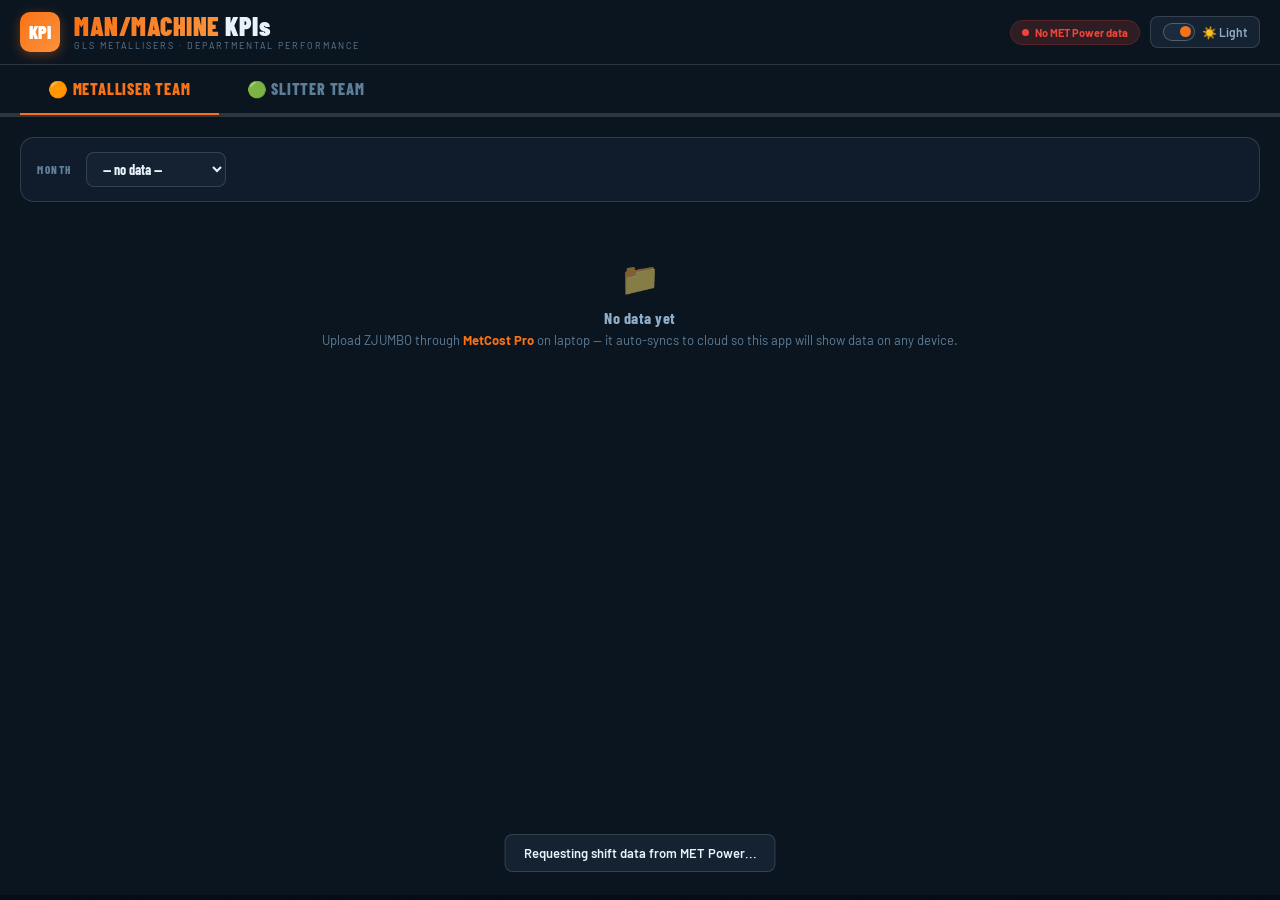
<file: kpi_dashboard.html>
<!DOCTYPE html>
<html lang="en">
<head>
<meta charset="UTF-8">
<meta name="viewport" content="width=device-width, initial-scale=1.0">
<title>KPI Dashboard — GLS Metallisers</title>
<link href="https://fonts.googleapis.com/css2?family=Barlow+Condensed:wght@400;600;700;800;900&family=Barlow:wght@400;500;600;700&family=JetBrains+Mono:wght@400;500&display=swap" rel="stylesheet">
<style>
*,*::before,*::after{box-sizing:border-box;margin:0;padding:0}
:root{
  --bg0:#060c15;--bg1:#0b1520;--bg2:#101c2b;--bg3:#152232;--bg4:#1a2b3e;
  --ln:rgba(255,255,255,0.08);--ln2:rgba(255,255,255,0.14);--ln3:rgba(255,255,255,0.24);
  --m1:#f97316;--m1bg:rgba(249,115,22,.18);
  --green:#22d65e;--gd:rgba(34,214,94,.14);
  --red:#f04438;--rd:rgba(240,68,56,.16);
  --yellow:#fbbf24;--yd:rgba(251,191,36,.14);
  --blue:#38bdf8;--bd:rgba(56,189,248,.14);
  --teal:#00cdb5;--td:rgba(0,205,181,.14);
  --gold:#f0aa00;--gld:rgba(240,170,0,.16);
  --purple:#a78bfa;
  --t1:#e8f2fb;--t2:#90aec8;--t3:#5e7d97;
  --r:8px;--rl:14px;
}
.light{
  --bg0:#eaecf2;--bg1:#f2f4f8;--bg2:#ffffff;--bg3:#f5f7fa;--bg4:#edf0f5;
  --ln:rgba(0,0,0,0.08);--ln2:rgba(0,0,0,0.14);--ln3:rgba(0,0,0,0.24);
  --t1:#0f1923;--t2:#374a5e;--t3:#64748b;
  --green:#16a34a;--gd:rgba(22,163,74,.11);
  --red:#dc2626;--rd:rgba(220,38,38,.11);
  --yellow:#d97706;--yd:rgba(217,119,6,.11);
  --blue:#0369a1;--bd:rgba(3,105,161,.10);
  --teal:#0d7d70;--td:rgba(13,125,112,.10);
  --gold:#b45309;--gld:rgba(180,83,9,.11);
  --m1:#e55a00;--m1bg:rgba(229,90,0,.10);
}
html,body{font-family:'Barlow',sans-serif;background:var(--bg0);color:var(--t1);min-height:100vh;transition:background .3s,color .3s;}
body::after{content:'';position:fixed;inset:0;pointer-events:none;z-index:0;background-image:url("data:image/svg+xml,%3Csvg viewBox='0 0 256 256' xmlns='http://www.w3.org/2000/svg'%3E%3Cfilter id='n'%3E%3CfeTurbulence type='fractalNoise' baseFrequency='0.9' numOctaves='4' stitchTiles='stitch'/%3E%3C/filter%3E%3Crect width='100%25' height='100%25' filter='url(%23n)' opacity='0.03'/%3E%3C/svg%3E");opacity:.4;}
#app{position:relative;z-index:1;min-height:100vh;display:flex;flex-direction:column;}

/* ═══ HEADER ═══ */
.hdr{background:var(--bg1);border-bottom:1.5px solid var(--ln2);padding:12px 20px;display:flex;align-items:center;gap:14px;position:sticky;top:0;z-index:200;}
.hdr-ic{width:40px;height:40px;border-radius:10px;background:linear-gradient(135deg,var(--m1),#fb923c);display:flex;align-items:center;justify-content:center;font-family:'Barlow Condensed',sans-serif;font-size:18px;font-weight:900;color:#fff;box-shadow:0 3px 12px rgba(249,115,22,.35);flex-shrink:0;}
.hdr-brand{font-family:'Barlow Condensed',sans-serif;font-size:26px;font-weight:900;letter-spacing:.5px;line-height:1;}
.hdr-brand em{font-style:normal;background:linear-gradient(90deg,var(--m1),#fb923c);-webkit-background-clip:text;-webkit-text-fill-color:transparent;background-clip:text;}
.hdr-sub{font-size:9px;color:var(--t3);letter-spacing:2px;margin-top:1px;}
.hdr-r{margin-left:auto;display:flex;align-items:center;gap:10px;}
.chip-live{display:flex;align-items:center;gap:6px;background:var(--gd);border:1px solid #22d65e30;border-radius:20px;padding:5px 11px;font-size:11px;font-weight:700;color:var(--green);}
.chip-off{display:flex;align-items:center;gap:6px;background:var(--rd);border:1px solid #f0443830;border-radius:20px;padding:5px 11px;font-size:11px;font-weight:700;color:var(--red);}
.dot-live{width:7px;height:7px;border-radius:50%;background:var(--green);box-shadow:0 0 6px var(--green);animation:blink 2s infinite;}
.dot-off{width:7px;height:7px;border-radius:50%;background:var(--red);}
@keyframes blink{0%,100%{opacity:1}50%{opacity:.25}}
.theme-btn{display:flex;align-items:center;gap:7px;background:var(--bg3);border:1.5px solid var(--ln2);border-radius:8px;padding:6px 12px;font-size:12px;font-weight:600;color:var(--t2);cursor:pointer;font-family:'Barlow',sans-serif;transition:all .2s;}
.sw-tr{width:32px;height:18px;background:var(--bg4);border-radius:9px;position:relative;border:1.5px solid var(--ln3);flex-shrink:0;transition:all .25s;}
.sw-th{width:11px;height:11px;border-radius:50%;background:var(--t3);position:absolute;top:2px;left:2px;transition:all .25s;}
body:not(.light) .sw-th{transform:translateX(14px);background:#f97316;}

/* ═══ MAIN TABS ═══ */
.mtabs{display:flex;background:var(--bg1);border-bottom:2px solid var(--ln2);padding:0 20px;}
.mtab{display:flex;align-items:center;gap:8px;padding:14px 28px;font-family:'Barlow Condensed',sans-serif;font-size:16px;font-weight:800;letter-spacing:.8px;text-transform:uppercase;color:var(--t3);background:none;border:none;cursor:pointer;position:relative;transition:color .2s;}
.mtab::after{content:'';position:absolute;bottom:-2px;left:0;right:0;height:2px;background:transparent;transition:background .2s;}
.mtab.act{color:var(--m1);} .mtab.act::after{background:var(--m1);} .mtab:hover:not(.act){color:var(--t2);}
.tabpanel{display:none;flex:1;} .tabpanel.act{display:block;}

.sub-wrap{background:var(--bg1);border-top:2px solid var(--ln2);min-height:calc(100vh - 120px);padding:20px;}

/* ═══ UPLOAD ═══ */
.upload-row{display:grid;grid-template-columns:1fr 1fr;gap:14px;margin-bottom:18px;}
@media (max-width:720px){.upload-row{grid-template-columns:1fr;}}
.upzone{border:2px dashed var(--ln3);border-radius:var(--rl);padding:26px 20px;text-align:center;background:var(--bg2);transition:all .25s;cursor:pointer;position:relative;}
.upzone:hover,.upzone.drag{border-color:var(--m1);background:var(--m1bg);}
.upzone input[type=file]{position:absolute;inset:0;opacity:0;cursor:pointer;width:100%;height:100%;}
.upzone.loaded{border-style:solid;border-color:var(--green);background:var(--gd);}
.up-ic{font-size:32px;margin-bottom:6px;} .up-t{font-family:'Barlow Condensed',sans-serif;font-size:17px;font-weight:800;color:var(--t1);margin-bottom:3px;letter-spacing:.4px;} .up-s{font-size:11px;color:var(--t3);}
.up-b{display:inline-flex;align-items:center;gap:5px;margin-top:8px;background:var(--bg3);border:1px solid var(--ln2);border-radius:5px;padding:4px 10px;font-size:11px;font-weight:600;color:var(--t2);}
.up-meta{margin-top:8px;font-size:11px;color:var(--green);font-weight:700;font-family:'JetBrains Mono',monospace;}

/* ═══ MONTH SELECTOR ═══ */
.month-bar{background:var(--bg2);border:1.5px solid var(--ln2);border-radius:var(--rl);padding:14px 16px;margin-bottom:16px;display:flex;align-items:center;gap:14px;flex-wrap:wrap;}
.month-label{font-family:'Barlow Condensed',sans-serif;font-size:11px;font-weight:800;color:var(--t3);letter-spacing:1.5px;text-transform:uppercase;}
.month-sel{background:var(--bg3);border:1.5px solid var(--ln2);border-radius:var(--r);padding:7px 12px;font-family:'Barlow Condensed',sans-serif;font-size:14px;font-weight:700;color:var(--t1);cursor:pointer;outline:none;min-width:140px;}
.month-sel:focus{border-color:var(--m1);}

/* ═══ SCOPE FILTERS ═══ */
.scope-bar{background:var(--bg2);border:1.5px solid var(--ln2);border-radius:var(--rl);padding:14px 16px;margin-bottom:14px;}
.scope-row{display:flex;align-items:center;gap:8px;flex-wrap:wrap;margin-bottom:10px;}
.scope-row:last-child{margin-bottom:0;}
.scope-label{font-family:'Barlow Condensed',sans-serif;font-size:10px;font-weight:800;color:var(--t3);letter-spacing:1.5px;text-transform:uppercase;margin-right:4px;min-width:62px;}
.pill{padding:6px 14px;font-family:'Barlow Condensed',sans-serif;font-size:12px;font-weight:700;background:var(--bg3);border:1.5px solid var(--ln2);border-radius:var(--r);color:var(--t2);cursor:pointer;transition:all .15s;letter-spacing:.4px;text-transform:uppercase;}
.pill.act{background:var(--m1bg);color:var(--m1);border-color:var(--m1);}
.pill:hover:not(.act){color:var(--t1);border-color:var(--ln3);}
.date-pick{padding:6px 10px;background:var(--bg3);border:1.5px solid var(--ln2);border-radius:var(--r);color:var(--t1);font-family:'Barlow Condensed',sans-serif;font-size:12px;font-weight:700;cursor:pointer;outline:none;}
.date-pick:focus{border-color:var(--m1);}

/* ═══ METRIC BUTTONS ═══ */
.metric-bar{background:var(--bg2);border:1.5px solid var(--ln2);border-radius:var(--rl);padding:14px 16px;margin-bottom:14px;}
.metric-btns{display:flex;flex-wrap:wrap;gap:8px;}
.metric-btn{padding:8px 16px;font-family:'Barlow Condensed',sans-serif;font-size:13px;font-weight:700;background:var(--bg3);border:1.5px solid var(--ln2);border-radius:var(--r);color:var(--t2);cursor:pointer;transition:all .15s;letter-spacing:.3px;}
.metric-btn.act{background:var(--m1bg);color:var(--m1);border-color:var(--m1);}
.metric-btn:hover:not(.act){color:var(--t1);border-color:var(--ln3);}

/* ═══ CHARTS GRID ═══ */
.chart-grid{display:grid;grid-template-columns:1fr 1fr;gap:14px;}
@media (max-width:960px){.chart-grid{grid-template-columns:1fr;}}
.chart-card{background:var(--bg2);border:1.5px solid var(--ln2);border-radius:var(--rl);padding:16px;}
.chart-head{display:flex;align-items:center;justify-content:space-between;margin-bottom:12px;gap:8px;}
.chart-title{font-family:'Barlow Condensed',sans-serif;font-size:15px;font-weight:800;letter-spacing:.4px;display:flex;align-items:center;gap:7px;}
.dl-btn{background:var(--bg3);border:1.5px solid var(--ln2);border-radius:var(--r);padding:5px 11px;font-size:11px;font-weight:700;color:var(--t2);cursor:pointer;font-family:'Barlow',sans-serif;transition:all .15s;}
.dl-btn:hover{color:var(--t1);border-color:var(--ln3);background:var(--bg4);}

.empty-state{text-align:center;padding:40px 20px;color:var(--t3);font-size:13px;}
.empty-state .big{font-size:32px;margin-bottom:10px;opacity:.5;}
.empty-state .msg{font-family:'Barlow Condensed',sans-serif;font-size:16px;font-weight:700;color:var(--t2);margin-bottom:5px;letter-spacing:.5px;}

/* ═══ FORMULA NOTE ═══ */
.formula-note{font-family:'JetBrains Mono',monospace;font-size:10.5px;color:var(--t3);padding:8px 12px;background:var(--bg3);border:1px solid var(--ln);border-radius:6px;margin-bottom:12px;line-height:1.6;}

/* ═══ FILTER PILL BAR (under charts) ═══ */
.exclude-bar{margin-top:14px;padding:10px 12px;background:var(--bg3);border:1px solid var(--ln2);border-radius:8px;font-size:11px;color:var(--t2);}
.ex-head{display:flex;align-items:center;justify-content:space-between;margin-bottom:8px;gap:8px;flex-wrap:wrap;}
.ex-head .ex-title{text-transform:uppercase;letter-spacing:1.2px;font-weight:800;font-size:10px;color:var(--m1);}
.ex-head .ex-hint{font-size:10px;color:var(--t3);font-style:italic;}
.ex-pills{display:flex;flex-wrap:wrap;gap:5px;}
.ex-pill{border-radius:13px;padding:3px 11px;font-size:11px;font-weight:600;cursor:pointer;font-family:inherit;transition:all .15s;border-width:1.5px;border-style:solid;}

/* ═══ TOAST ═══ */
.toast{position:fixed;bottom:20px;left:50%;transform:translateX(-50%);background:var(--bg3);border:1.5px solid var(--ln2);border-radius:var(--r);padding:10px 18px;font-size:13px;font-weight:600;color:var(--t1);z-index:300;opacity:0;pointer-events:none;transition:opacity .25s,transform .25s;}
.toast.show{opacity:1;pointer-events:auto;transform:translateX(-50%) translateY(-8px);}
.toast.red{border-color:var(--red);color:var(--red);}
.toast.green{border-color:var(--green);color:var(--green);}

/* ═══ STATS STRIP ═══ */
.stats-strip{display:grid;grid-template-columns:repeat(4,1fr);gap:10px;margin-bottom:14px;}
@media (max-width:720px){.stats-strip{grid-template-columns:repeat(2,1fr);}}
.stat-card{background:var(--bg2);border:1.5px solid var(--ln2);border-left:3px solid var(--m1);border-radius:var(--r);padding:10px 14px;}
.stat-lbl{font-family:'Barlow Condensed',sans-serif;font-size:10px;font-weight:800;color:var(--t3);letter-spacing:1.2px;text-transform:uppercase;}
.stat-val{font-family:'JetBrains Mono',monospace;font-size:18px;font-weight:700;color:var(--t1);margin-top:3px;}
.stat-sub{font-size:10px;color:var(--t3);margin-top:2px;}
.stat-card.teal{border-left-color:var(--teal);}
.stat-card.blue{border-left-color:var(--blue);}
.stat-card.yellow{border-left-color:var(--yellow);}
</style>
</head>
<body>
<div id="app">
  <div class="hdr">
    <div class="hdr-ic">KPI</div>
    <div>
      <div class="hdr-brand"><em>MAN/MACHINE</em> KPIs</div>
      <div class="hdr-sub">GLS METALLISERS · DEPARTMENTAL PERFORMANCE</div>
    </div>
    <div class="hdr-r">
      <div id="mp-chip" class="chip-off"><span class="dot-off"></span><span>No MET Power data</span></div>
      <button class="theme-btn" onclick="toggleTheme()"><div class="sw-tr"><div class="sw-th"></div></div><span id="tlbl">☀️ Light</span></button>
    </div>
  </div>

  <div class="mtabs">
    <button class="mtab act" id="tb-met" onclick="switchMainTab('met')">🟠 Metalliser Team</button>
    <button class="mtab" id="tb-slit" onclick="switchMainTab('slit')">🟢 Slitter Team</button>
  </div>

  <div class="sub-wrap">
    <!-- UPLOAD TAB -->
    <!-- METALLISER TAB -->
    <div class="tabpanel act" id="tab-met">
      <div class="month-bar">
        <span class="month-label">Month</span>
        <select class="month-sel" id="month-sel-met" onchange="selMonth=this.value;renderMet()"></select>
        <span id="met-data-status" style="font-size:11px;color:var(--t3);font-family:'JetBrains Mono',monospace;margin-left:auto;"></span>
      </div>
      <div id="met-content"></div>
    </div>

    <!-- SLITTER TAB -->
    <div class="tabpanel" id="tab-slit">
      <div class="month-bar">
        <span class="month-label">Month</span>
        <select class="month-sel" id="month-sel-slit" onchange="selMonth=this.value;renderSlit()"></select>
        <span id="slit-data-status" style="font-size:11px;color:var(--t3);font-family:'JetBrains Mono',monospace;margin-left:auto;"></span>
      </div>
      <div id="slit-content"></div>
    </div>
  </div>
</div>

<div class="toast" id="toast"></div>

<script>
// ═══════════════════════════════════════════════════════════════
// KPI DASHBOARD — individual performance from SAP Excel + MET Power shift schedule
// ═══════════════════════════════════════════════════════════════

const g=id=>document.getElementById(id);
const APP_VER='1.0';

// ═══ STATE ═══
let rawData={zjumbo:null, zslit:null};
let manpowerData={}; // {monthKey: {perEmployee:[{id,name,section,role,shifts:{}}]}}
let mainTab='met';
let selMonth=null;

// Scope filters (metalliser tab)
let metMachine='all';  // 'all' | 'M1' | 'M2'
let metShift='all';    // 'all' | 'D' | 'N'
let metView='monthly'; // 'monthly' | 'daily'
let metDate=null;
let metMetric='rolls';

// Scope filters (slitter tab)
let slitMachine='all'; // 'all' | 'S1' | 'S2'
let slitShift='all';
let slitView='monthly';
let slitDate=null;
let slitMetric='rolls';

// Per-chart excluded names (for PNG export filter)
const EXCLUDED_NAMES={};

// ═══ THEME ═══
function toggleTheme(){
  document.body.classList.toggle('light');
  const L=document.body.classList.contains('light');
  g('tlbl').textContent=L?'🌙 Dark':'☀️ Light';
  try{localStorage.setItem('kpi_theme',L?'light':'dark');}catch(e){}
}
try{if(localStorage.getItem('kpi_theme')==='light'){document.body.classList.add('light');g('tlbl').textContent='🌙 Dark';}}catch(e){}

// ═══ TOAST ═══
function showToast(m,t='',d=2600){
  const el=g('toast');el.textContent=m;el.className='toast show'+(t?' '+t:'');
  clearTimeout(el._t);el._t=setTimeout(()=>el.classList.remove('show'),d);
}

// ═══ TAB SWITCH ═══
function switchMainTab(id){
  mainTab=id;
  document.querySelectorAll('.mtab').forEach(b=>b.classList.remove('act'));
  document.querySelectorAll('.tabpanel').forEach(p=>p.classList.remove('act'));
  g('tb-'+id).classList.add('act');
  g('tab-'+id).classList.add('act');
  if(id==='met') renderMet();
  else if(id==='slit') renderSlit();
}

// ═══════════════════════════════════════════════════════════════
// INDEXEDDB — persist raw uploads so user doesn't re-upload on every visit
// ═══════════════════════════════════════════════════════════════
// NOTE: We deliberately open MetCost Pro's database ('MetCostRaw') so that any ZJUMBO/ZSLIT
// uploaded through MetCost Pro is immediately visible here. Same origin = same storage.
// KPI Dashboard is read-only; it never writes to this DB.
const IDB_NAME='MetCostRaw',IDB_VER=1;
function idbOpen(){
  return new Promise((res,rej)=>{
    const req=indexedDB.open(IDB_NAME,IDB_VER);
    req.onupgradeneeded=e=>{const db=e.target.result;if(!db.objectStoreNames.contains('raw'))db.createObjectStore('raw')};
    req.onsuccess=e=>res(e.target.result);
    req.onerror=e=>rej(e.target.error);
  });
}
// Read-only access to MetCost Pro's IndexedDB. No writes from this app.
async function idbLoad(key){
  try{const db=await idbOpen();const tx=db.transaction('raw','readonly');const req=tx.objectStore('raw').get(key);return new Promise((r,j)=>{req.onsuccess=()=>r(req.result||null);req.onerror=()=>j(req.error)})}
  catch(e){console.warn('[KPI] IDB load error:',e);return null}
}

// ═══════════════════════════════════════════════════════════════
// FILE UPLOAD — REMOVED
// KPI Dashboard is read-only. All uploads flow through MetCost Pro
// which writes to the shared 'MetCostRaw' IndexedDB. This app just reads.
// ═══════════════════════════════════════════════════════════════

// ═══════════════════════════════════════════════════════════════
// DATE & SHIFT HELPERS
// ═══════════════════════════════════════════════════════════════
function parseDate(v){
  if(v==null||v==='') return null;
  if(v instanceof Date) return isNaN(v)?null:v;
  if(typeof v==='number'){
    // Excel serial date (days since 1900-01-01 with Lotus bug)
    const d=new Date((v-25569)*86400000);
    return isNaN(d)?null:d;
  }
  if(typeof v==='string'){
    const s=v.trim();
    if(!s) return null;
    // Indian SAP format DD-MM-YYYY (4-digit year, dash separator) — parse as DMY explicitly
    let m=s.match(/^(\d{1,2})-(\d{1,2})-(\d{4})$/);
    if(m) return new Date(+m[3],+m[2]-1,+m[1]);
    // DD.MM.YYYY (some locales)
    m=s.match(/^(\d{1,2})\.(\d{1,2})\.(\d{4})$/);
    if(m) return new Date(+m[3],+m[2]-1,+m[1]);
    // Native Date — handles M/D/YY, M/D/YYYY, YYYY-MM-DD, ISO, "1-Mar-26", "3/1/26 12:00" etc.
    const d=new Date(s);
    return isNaN(d)?null:d;
  }
  return null;
}
function getMonthKey(d){const dt=parseDate(d);if(!dt)return null;return dt.getFullYear()+'-'+String(dt.getMonth()+1).padStart(2,'0');}
function getDateStr(d){const dt=parseDate(d);if(!dt)return null;return dt.getFullYear()+'-'+String(dt.getMonth()+1).padStart(2,'0')+'-'+String(dt.getDate()).padStart(2,'0');}

// Parse time value from Chamber Open Time — returns hour 0-23 or null
// Parse time value → hour 0-23 or null
// Ported from MetCost Pro's parseT to handle all XLSX.js output formats
function parseHour(t){
  if(t==null||t===''||t===false) return null;
  if(t instanceof Date){if(isNaN(t.getTime())) return null; return t.getHours();}
  if(typeof t==='object'&&typeof t.getHours==='function') return t.getHours();
  if(typeof t==='object'){try{const s=t.toString();if(s==='[object Object]') return null;const p=s.match(/(\d{1,2}):(\d{2})/);if(p){let h=+p[1];if(/pm/i.test(s)&&h<12)h+=12;if(/am/i.test(s)&&h===12)h=0;return h}}catch(e){}return null}
  if(typeof t==='number'){if(isNaN(t)) return null;const f=t>=1?t-Math.floor(t):Math.abs(t);return Math.floor(f*24)%24;}
  if(typeof t==='boolean') return null;
  const s=String(t).trim();
  if(!s||s==='NaN'||s==='null'||s==='undefined') return null;
  const p=s.match(/(\d{1,2})\s*[:.\-]\s*(\d{2})(?:\s*[:.\-]\s*\d{2})?\s*(AM|PM|am|pm)?/i);
  if(p){let h=+p[1];if(p[3]){const pm=p[3].toUpperCase()==='PM';if(pm&&h<12)h+=12;if(!pm&&h===12)h=0}return h;}
  const nv=parseFloat(s);if(!isNaN(nv)&&nv>=0&&nv<1) return Math.floor(nv*24)%24;
  try{const d=new Date(s);if(!isNaN(d.getTime())) return d.getHours();}catch(e){}
  return null;
}
function inferShift(hour){
  if(hour==null) return null;
  return (hour>=7 && hour<19) ? 'D' : 'N';
}
// Map ZJUMBO machine string "3-M1_W" → "M1"
function zjumboMachine(s){
  const m=String(s||'').toUpperCase();
  if(m.includes('M1')) return 'M1';
  if(m.includes('M2')) return 'M2';
  return null;
}
// Map ZSLIT machine string "3-M1_S" → "S1"
function zslitMachine(s){
  const m=String(s||'').toUpperCase();
  if(m.includes('M1_S')||m.includes('M1-S')) return 'S1';
  if(m.includes('M2_S')||m.includes('M2-S')) return 'S2';
  return null;
}
function zslitShift(s){
  const v=String(s||'').toUpperCase().trim();
  if(v==='DAY'||v==='D') return 'D';
  if(v==='NIGHT'||v==='N') return 'N';
  return null;
}

// ═══════════════════════════════════════════════════════════════
// MONTH SELECTION
// ═══════════════════════════════════════════════════════════════
function findAllMonths(){
  const months=new Set();
  if(rawData.zjumbo){
    rawData.zjumbo.forEach(r=>{
      const mk=getMonthKey(r['Date of Production']||r['Date of production']);
      if(mk) months.add(mk);
    });
  }
  if(rawData.zslit){
    rawData.zslit.forEach(r=>{
      const mk=getMonthKey(r['Date']||r['date']);
      if(mk) months.add(mk);
    });
  }
  return Array.from(months).sort();
}
function monthLabel(mk){
  const [y,m]=mk.split('-').map(Number);
  const MN=['Jan','Feb','Mar','Apr','May','Jun','Jul','Aug','Sep','Oct','Nov','Dec'];
  return MN[m-1]+' '+y;
}
function initMonths(){
  const months=findAllMonths().reverse();  // newest first
  if(!months.length){
    ['month-sel-met','month-sel-slit'].forEach(id=>g(id).innerHTML='<option value="">— no data —</option>');
    selMonth=null;return;
  }
  const html=months.map(m=>`<option value="${m}">${monthLabel(m)}</option>`).join('');
  ['month-sel-met','month-sel-slit'].forEach(id=>{g(id).innerHTML=html;});
  if(!selMonth||!months.includes(selMonth)) selMonth=months[0];
  ['month-sel-met','month-sel-slit'].forEach(id=>{g(id).value=selMonth});
}

// ═══════════════════════════════════════════════════════════════
// EMPLOYEE LOOKUP — find who was on duty for (date, machine, shift)
// ═══════════════════════════════════════════════════════════════
function getEmpsForBucket(monthKey,dateStr,machine,shift){
  const mp=manpowerData[monthKey];
  if(!mp||!mp.perEmployee) return [];
  return mp.perEmployee.filter(e=>{
    if(e.section!==machine) return false;
    if(!e.shifts) return false;
    return e.shifts[dateStr]===shift;
  });
}
function hasManpowerForMonth(monthKey){
  const mp=manpowerData[monthKey];
  return !!(mp&&mp.perEmployee&&mp.perEmployee.length&&mp.perEmployee.some(e=>e.shifts&&Object.keys(e.shifts).length));
}

// ═══════════════════════════════════════════════════════════════
// METALLISER: extract rolls + bucket + attribute to employees
// ═══════════════════════════════════════════════════════════════
// Strip commas from formatted numbers like "3,216.080" → 3216.08
function parseNum(v){return parseFloat(String(v||'0').replace(/,/g,''))||0;}

function buildMetRolls(monthKey){
  if(!rawData.zjumbo) return [];
  const out=[];
  rawData.zjumbo.forEach(r=>{
    const mvt=String(r['Movment Type']||r['Mvt type']||r['Movement type']||r['Movement Type']||'').trim();
    if(mvt!=='101') return;
    const mk=getMonthKey(r['Date of Production']||r['Date of production']);
    if(mk!==monthKey) return;
    const dateStr=getDateStr(r['Date of Production']||r['Date of production']);
    const machine=zjumboMachine(r['Machine']||r['machine']);
    if(!machine) return;
    const hour=parseHour(r['Chamber Open Time']||r['Chamber open Time']);
    const shift=inferShift(hour);
    if(!shift) return;
    const qty=parseNum(r['Quantity']);  // col H — output Kg per roll
    const length=parseNum(r['Length']); // col G
    const speed=parseNum(r['Machine Speed']); // col V
    const rco=parseNum(r['Roll Change over tim']||r['Roll Change over time']); // col P
    const dt=parseNum(r['Down Time']); // col AA
    const remarks=String(r['Remarks']||'').toUpperCase();
    const isBoat=remarks.includes('BOAT');
    out.push({
      dateStr,machine,shift,
      quantity:qty, length, speed, rco, dt, boatMins:isBoat?Math.abs(dt):0,
    });
  });
  return out;
}

// ═══════════════════════════════════════════════════════════════
// SLITTER: extract rolls + bucket + attribute to employees
// ═══════════════════════════════════════════════════════════════
function buildSlitRolls(monthKey){
  if(!rawData.zslit) return [];
  const out=[];
  rawData.zslit.forEach(r=>{
    const mvt=String(r['Move Type']||r['Movement Type']||'').trim();
    if(mvt!=='101') return;
    const mk=getMonthKey(r['Date']||r['date']);
    if(mk!==monthKey) return;
    const dateStr=getDateStr(r['Date']||r['date']);
    const machine=zslitMachine(r['Machine']||r['machine']);
    if(!machine) return;
    const shift=zslitShift(r['Shift']||r['shift']);
    if(!shift) return;
    const nw=parseNum(r['Net Weight']);
    const grade=String(r['Grade']||'').trim();
    const downGrade=String(r['Down Grade']||'').trim();
    out.push({
      dateStr,machine,shift,
      netWeight:nw, grade, downGrade,
    });
  });
  return out;
}

// ═══════════════════════════════════════════════════════════════
// AGGREGATE PER-PERSON — two-stage bucketing (Supskill-style)
//
// Stage 1: group rolls by (person, machine, shift)
//   - for each bucket, compute metric from the rolls IN that bucket
//   - each person's SHARE of the bucket is (bucket_metric / employees_in_shift_for_that_date)
//   - the person's per-bucket value = avg of their per-day shares (or sum, depending on metric)
// Stage 2: average the person's bucket values with equal weight
//
// For v1 we keep it simple: share each roll's metric equally across employees on shift,
// then sum per person. This matches MetCost Pro's current Team tab logic exactly.
// ═══════════════════════════════════════════════════════════════
function aggregatePerson(rolls,monthKey,metricDef){
  const perPerson={};  // canon → {name, role, section, val, daysSet}
  const bucketCache={};  // "date|machine|shift" → employees array

  rolls.forEach(roll=>{
    if(metMachine!=='all'&&roll.machine!==metMachine) return;  // these filters are used in both tabs but shared state is OK here
    // actual machine/shift filter handled by caller — keep aggregate agnostic
    const bkey=roll.dateStr+'|'+roll.machine+'|'+roll.shift;
    let emps=bucketCache[bkey];
    if(emps===undefined){
      emps=getEmpsForBucket(monthKey,roll.dateStr,roll.machine,roll.shift);
      bucketCache[bkey]=emps;
    }
    if(!emps.length) return;  // no one on duty → skip (can't attribute)
    const share=1/emps.length;
    const rollMetric=metricDef.extract(roll);
    emps.forEach(e=>{
      const k=e.id;
      if(!perPerson[k]) perPerson[k]={id:e.id,name:e.name,role:e.role||'assist',section:e.section,sum:0,count:0,daysSet:new Set(),wsum:0,wn:0};
      const p=perPerson[k];
      p.daysSet.add(roll.dateStr);
      if(metricDef.kind==='weightedAvg'){
        // Weighted avg: keep numerator Σ(val × weight) and denominator Σ(weight)
        const w=metricDef.weight(roll)*share;
        p.wsum += rollMetric * w;
        p.wn += w;
      } else if(metricDef.kind==='ratio'){
        // Ratio: sum of numerators / sum of denominators across person's share
        p.sum += metricDef.num(roll)*share;
        p.count += metricDef.den(roll)*share;
      } else {
        // Default 'sum': share the roll's metric equally
        p.sum += rollMetric*share;
        p.count += share;
      }
    });
  });

  // Finalize per-person values
  const result=[];
  Object.values(perPerson).forEach(p=>{
    let val=0;
    if(metricDef.kind==='weightedAvg') val = p.wn>0 ? p.wsum/p.wn : 0;
    else if(metricDef.kind==='ratio') val = p.count>0 ? p.sum/p.count : 0;
    else val = p.sum;
    if(val>0||metricDef.id==='dt'){
      result.push({id:p.id, name:p.name, role:p.role, section:p.section, val, days:p.daysSet.size});
    }
  });
  return result;
}

// ═══════════════════════════════════════════════════════════════
// METRIC DEFINITIONS
// ═══════════════════════════════════════════════════════════════
const MET_METRICS=[
  {id:'rolls',        label:'Rolls',          unit:'',        fmt:v=>v.toFixed(1),        kind:'sum',          extract:r=>1,                     color:'#38bdf8',  target:null,  lowerBetter:false,
   formula:'Count of Mvt-101 rolls shared equally across employees on shift'},
  {id:'outputMT',     label:'Output MT',      unit:' MT',     fmt:v=>v.toFixed(2),        kind:'sum',          extract:r=>r.quantity/1000,       color:'#22d65e',  target:null,  lowerBetter:false,
   formula:'Σ Quantity (col H) ÷ 1000, shared across employees on shift'},
  {id:'dt',           label:'Downtime',       unit:' min',    fmt:v=>v.toFixed(0),        kind:'sum',          extract:r=>Math.abs(r.dt),        color:'#f04438',  target:null,  lowerBetter:true,
   formula:'Σ |Down Time| (col AA), shared across employees on shift'},
  {id:'rcoPerRoll',   label:'RCO / Roll',     unit:' min',    fmt:v=>v.toFixed(1),        kind:'ratio',        extract:r=>0,
                      num:r=>Math.abs(r.rco), den:r=>1,                                                        color:'#f0aa00',  target:15,    lowerBetter:true,
   formula:'Σ Roll Changeover (col P) ÷ Σ rolls · Target: ≤15 min/roll'},
  {id:'boatChange',   label:'Boat Change',    unit:' min',    fmt:v=>v.toFixed(0),        kind:'sum',          extract:r=>r.boatMins,            color:'#fbbf24',  target:null,  lowerBetter:true,
   formula:'Σ |Down Time| where Remark contains "BOAT", shared across employees on shift'},
  {id:'avgSpeed',     label:'Avg Speed',      unit:' m/min',  fmt:v=>v.toFixed(0),        kind:'weightedAvg',  extract:r=>r.speed,
                      weight:r=>r.length,                                                                      color:'#00cdb5',  target:null,  lowerBetter:false,
   formula:'Σ(Speed × Length) ÷ Σ Length — weighted avg so longer rolls count more'},
];
const SLIT_METRICS=[
  {id:'rolls',        label:'Rolls',          unit:'',        fmt:v=>v.toFixed(1),        kind:'sum',          extract:r=>1,                     color:'#38bdf8',  target:null,  lowerBetter:false,
   formula:'Count of Mvt-101 rolls shared equally across slitter employees on shift'},
  {id:'outputMT',     label:'Output MT',      unit:' MT',     fmt:v=>v.toFixed(2),        kind:'sum',          extract:r=>(r.grade==='5'||r.grade==='6')?0:r.netWeight/1000,
                                                                                                               color:'#22d65e',  target:null,  lowerBetter:false,
   formula:'Σ Net Weight ÷ 1000 (Grade ∈ {2,3,7,8} only — excludes Grade 5/6)'},
  {id:'bGrade',       label:'B-Grade Kg',     unit:' Kg',     fmt:v=>v.toFixed(0),        kind:'sum',          extract:r=>r.grade==='3'?r.netWeight:0,
                                                                                                               color:'#fbbf24',  target:null,  lowerBetter:true,
   formula:'Σ Net Weight where Grade = 3, shared across employees on shift'},
  {id:'downgradeReason',label:'Downgrade by Reason',unit:' Kg',fmt:v=>v.toFixed(0),       kind:'reasonPareto', extract:r=>r.netWeight,
                                                                                                               color:'#a78bfa',  target:null,  lowerBetter:true,
   formula:'Σ Net Weight where Grade ∈ {5,6}, grouped by Down Grade reason text (col AO) — Pareto of top causes, not per-person'},
];

// ═══════════════════════════════════════════════════════════════
// RENDER: METALLISER TAB
// ═══════════════════════════════════════════════════════════════
function renderMet(){
  const container=g('met-content');
  if(!selMonth){
    container.innerHTML=`<div class="empty-state"><div class="big">📁</div><div class="msg">No data yet</div>Upload ZJUMBO through <b style="color:var(--m1)">MetCost Pro</b> on laptop — it auto-syncs to cloud so this app will show data on any device.</div>`;
    g('met-data-status').textContent='';
    return;
  }
  if(!rawData.zjumbo){
    container.innerHTML=`<div class="empty-state"><div class="big">📁</div><div class="msg">ZJUMBO not found</div>No ZJUMBO data in local storage or cloud. Upload it through <b style="color:var(--m1)">MetCost Pro</b> first — it auto-syncs so any device sees it.</div>`;
    g('met-data-status').textContent='';
    return;
  }
  const allRolls=buildMetRolls(selMonth);
  if(!allRolls.length){
    container.innerHTML=`<div class="empty-state"><div class="big">📅</div><div class="msg">No Mvt-101 rolls for ${monthLabel(selMonth)}</div>Pick another month or upload newer data.</div>`;
    g('met-data-status').textContent='';
    return;
  }

  // Apply scope filters
  const rolls=allRolls.filter(r=>{
    if(metMachine!=='all'&&r.machine!==metMachine) return false;
    if(metShift!=='all'&&r.shift!==metShift) return false;
    if(metView==='daily'&&metDate&&r.dateStr!==metDate) return false;
    return true;
  });

  // Build daily date list
  const dates=[...new Set(allRolls.map(r=>r.dateStr))].sort();
  if(metView==='daily'&&!metDate&&dates.length) metDate=dates[dates.length-1];

  const mpOK=hasManpowerForMonth(selMonth);
  g('met-data-status').textContent=`${allRolls.length} rolls · ${dates.length} days · MET Power: ${mpOK?'✓':'✗'}`;

  // Stats strip
  const totalRolls=rolls.length;
  const totalOutputKg=rolls.reduce((s,r)=>s+r.quantity,0);
  const totalDT=rolls.reduce((s,r)=>s+Math.abs(r.dt),0);
  const machineSet=new Set(rolls.map(r=>r.machine));
  const statsHtml=`
    <div class="stats-strip">
      <div class="stat-card"><div class="stat-lbl">Rolls</div><div class="stat-val">${totalRolls.toLocaleString()}</div><div class="stat-sub">Mvt-101 in scope</div></div>
      <div class="stat-card teal"><div class="stat-lbl">Output</div><div class="stat-val">${(totalOutputKg/1000).toFixed(1)} MT</div><div class="stat-sub">Σ Quantity</div></div>
      <div class="stat-card yellow"><div class="stat-lbl">Downtime</div><div class="stat-val">${totalDT.toFixed(0)} min</div><div class="stat-sub">${(totalDT/60).toFixed(1)} hrs</div></div>
      <div class="stat-card blue"><div class="stat-lbl">Machines</div><div class="stat-val">${[...machineSet].join(' + ')||'—'}</div><div class="stat-sub">${metShift==='all'?'D+N':metShift}</div></div>
    </div>`;

  // Scope bar
  const scopeHtml=`
    <div class="scope-bar">
      <div class="scope-row">
        <span class="scope-label">Machine</span>
        <button class="pill${metMachine==='all'?' act':''}" onclick="metMachine='all';renderMet()">All</button>
        <button class="pill${metMachine==='M1'?' act':''}" onclick="metMachine='M1';renderMet()">Met-1</button>
        <button class="pill${metMachine==='M2'?' act':''}" onclick="metMachine='M2';renderMet()">Met-2</button>
      </div>
      <div class="scope-row">
        <span class="scope-label">Shift</span>
        <button class="pill${metShift==='all'?' act':''}" onclick="metShift='all';renderMet()">Day + Night</button>
        <button class="pill${metShift==='D'?' act':''}" onclick="metShift='D';renderMet()">Day</button>
        <button class="pill${metShift==='N'?' act':''}" onclick="metShift='N';renderMet()">Night</button>
      </div>
      <div class="scope-row">
        <span class="scope-label">View</span>
        <button class="pill${metView==='monthly'?' act':''}" onclick="metView='monthly';renderMet()">Monthly Aggregate</button>
        <button class="pill${metView==='daily'?' act':''}" onclick="metView='daily';renderMet()">Daily</button>
        ${metView==='daily'?`<select class="date-pick" onchange="metDate=this.value;renderMet()">${dates.map(d=>`<option value="${d}"${d===metDate?' selected':''}>${fmtDateShort(d)}</option>`).join('')}</select>`:''}
      </div>
    </div>`;

  // Metric bar
  const metricsHtml=`
    <div class="metric-bar">
      <div class="scope-label" style="margin-bottom:8px;display:block">Select Metric</div>
      <div class="metric-btns" id="met-metric-btns">
        ${MET_METRICS.map(m=>`<button class="metric-btn${m.id===metMetric?' act':''}" onclick="metMetric='${m.id}';renderMet()">${m.label}</button>`).join('')}
      </div>
    </div>`;

  // Chart area
  const metricDef=MET_METRICS.find(m=>m.id===metMetric);
  let chartsHtml='';
  if(!mpOK){
    chartsHtml=`<div class="chart-card"><div class="empty-state"><div class="big">👥</div><div class="msg">No MET Power shift data for ${monthLabel(selMonth)}</div>Without the shift schedule, rolls cannot be attributed to individuals.<br><br><button class="dl-btn" onclick="requestManpower()" style="padding:8px 16px;font-size:12px;">🔄 Request from MET Power</button></div></div>`;
  } else {
    const persons=aggregatePerson(rolls,selMonth,metricDef);
    const sups=persons.filter(p=>p.role==='main').sort((a,b)=>metricDef.lowerBetter?a.val-b.val:b.val-a.val);
    const ops=persons.filter(p=>p.role!=='main').sort((a,b)=>metricDef.lowerBetter?a.val-b.val:b.val-a.val);
    const fmtVal=v=>metricDef.fmt(v)+metricDef.unit;
    const chartOpts={target:metricDef.target,lowerBetter:metricDef.lowerBetter};
    chartsHtml=`
      <div class="formula-note">${metricDef.formula}</div>
      <div class="chart-grid">
        <div class="chart-card">
          <div class="chart-head">
            <div class="chart-title" style="color:var(--m1)">🟠 Supervisors</div>
            <button class="dl-btn" onclick="downloadChartPNG('met-chart-sup','metalliser-supervisors')">⬇ PNG</button>
          </div>
          <div id="met-chart-sup">${svgBarChart(sups,'#f97316',fmtVal,{...chartOpts,containerId:'met-chart-sup'})}</div>
        </div>
        <div class="chart-card">
          <div class="chart-head">
            <div class="chart-title" style="color:var(--teal)">🟢 Operators</div>
            <button class="dl-btn" onclick="downloadChartPNG('met-chart-op','metalliser-operators')">⬇ PNG</button>
          </div>
          <div id="met-chart-op">${svgBarChart(ops,'#00cdb5',fmtVal,{...chartOpts,containerId:'met-chart-op'})}</div>
        </div>
      </div>`;
  }

  container.innerHTML=statsHtml+scopeHtml+metricsHtml+chartsHtml;
}

// ═══════════════════════════════════════════════════════════════
// RENDER: SLITTER TAB
// ═══════════════════════════════════════════════════════════════
function renderSlit(){
  const container=g('slit-content');
  if(!selMonth){
    container.innerHTML=`<div class="empty-state"><div class="big">📁</div><div class="msg">No data yet</div>Upload ZSLIT through <b style="color:var(--m1)">MetCost Pro</b> on laptop — it auto-syncs to cloud so this app will show data on any device.</div>`;
    g('slit-data-status').textContent='';
    return;
  }
  if(!rawData.zslit){
    container.innerHTML=`<div class="empty-state"><div class="big">📁</div><div class="msg">ZSLIT not found</div>No ZSLIT data in local storage or cloud. Upload it through <b style="color:var(--m1)">MetCost Pro</b> first — it auto-syncs so any device sees it.</div>`;
    g('slit-data-status').textContent='';
    return;
  }
  const allRolls=buildSlitRolls(selMonth);
  if(!allRolls.length){
    container.innerHTML=`<div class="empty-state"><div class="big">📅</div><div class="msg">No Mvt-101 rolls for ${monthLabel(selMonth)}</div>Pick another month or upload newer data.</div>`;
    g('slit-data-status').textContent='';
    return;
  }
  const rolls=allRolls.filter(r=>{
    if(slitMachine!=='all'&&r.machine!==slitMachine) return false;
    if(slitShift!=='all'&&r.shift!==slitShift) return false;
    if(slitView==='daily'&&slitDate&&r.dateStr!==slitDate) return false;
    return true;
  });
  const dates=[...new Set(allRolls.map(r=>r.dateStr))].sort();
  if(slitView==='daily'&&!slitDate&&dates.length) slitDate=dates[dates.length-1];

  const mpOK=hasManpowerForMonth(selMonth);
  g('slit-data-status').textContent=`${allRolls.length} rolls · ${dates.length} days · MET Power: ${mpOK?'✓':'✗'}`;

  // Stats strip
  const totalRolls=rolls.length;
  const goodKg=rolls.filter(r=>r.grade!=='5'&&r.grade!=='6').reduce((s,r)=>s+r.netWeight,0);
  const bKg=rolls.filter(r=>r.grade==='3').reduce((s,r)=>s+r.netWeight,0);
  const downgradedKg=rolls.filter(r=>r.grade==='5'||r.grade==='6').reduce((s,r)=>s+r.netWeight,0);
  const machineSet=new Set(rolls.map(r=>r.machine));
  const statsHtml=`
    <div class="stats-strip">
      <div class="stat-card"><div class="stat-lbl">Rolls</div><div class="stat-val">${totalRolls.toLocaleString()}</div><div class="stat-sub">Mvt-101 in scope</div></div>
      <div class="stat-card teal"><div class="stat-lbl">Output</div><div class="stat-val">${(goodKg/1000).toFixed(1)} MT</div><div class="stat-sub">Grade 2/3/7/8</div></div>
      <div class="stat-card yellow"><div class="stat-lbl">B-Grade</div><div class="stat-val">${bKg.toFixed(0)} Kg</div><div class="stat-sub">${goodKg>0?(bKg/goodKg*100).toFixed(2):'0.00'}% of output</div></div>
      <div class="stat-card" style="border-left-color:#a78bfa"><div class="stat-lbl">Downgraded</div><div class="stat-val">${downgradedKg.toFixed(0)} Kg</div><div class="stat-sub">Grade 5 + 6</div></div>
    </div>`;

  // Scope bar
  const scopeHtml=`
    <div class="scope-bar">
      <div class="scope-row">
        <span class="scope-label">Machine</span>
        <button class="pill${slitMachine==='all'?' act':''}" onclick="slitMachine='all';renderSlit()">All</button>
        <button class="pill${slitMachine==='S1'?' act':''}" onclick="slitMachine='S1';renderSlit()">Slit-1</button>
        <button class="pill${slitMachine==='S2'?' act':''}" onclick="slitMachine='S2';renderSlit()">Slit-2</button>
      </div>
      <div class="scope-row">
        <span class="scope-label">Shift</span>
        <button class="pill${slitShift==='all'?' act':''}" onclick="slitShift='all';renderSlit()">Day + Night</button>
        <button class="pill${slitShift==='D'?' act':''}" onclick="slitShift='D';renderSlit()">Day</button>
        <button class="pill${slitShift==='N'?' act':''}" onclick="slitShift='N';renderSlit()">Night</button>
      </div>
      <div class="scope-row">
        <span class="scope-label">View</span>
        <button class="pill${slitView==='monthly'?' act':''}" onclick="slitView='monthly';renderSlit()">Monthly Aggregate</button>
        <button class="pill${slitView==='daily'?' act':''}" onclick="slitView='daily';renderSlit()">Daily</button>
        ${slitView==='daily'?`<select class="date-pick" onchange="slitDate=this.value;renderSlit()">${dates.map(d=>`<option value="${d}"${d===slitDate?' selected':''}>${fmtDateShort(d)}</option>`).join('')}</select>`:''}
      </div>
    </div>`;

  // Metric bar
  const metricsHtml=`
    <div class="metric-bar">
      <div class="scope-label" style="margin-bottom:8px;display:block">Select Metric</div>
      <div class="metric-btns" id="slit-metric-btns">
        ${SLIT_METRICS.map(m=>`<button class="metric-btn${m.id===slitMetric?' act':''}" onclick="slitMetric='${m.id}';renderSlit()">${m.label}</button>`).join('')}
      </div>
    </div>`;

  const metricDef=SLIT_METRICS.find(m=>m.id===slitMetric);
  let chartsHtml='';

  if(metricDef.kind==='reasonPareto'){
    // Downgrade by Reason — Pareto chart, not per-person
    const reasonMap={};
    rolls.filter(r=>r.grade==='5'||r.grade==='6').forEach(r=>{
      let reason=(r.downGrade||'').toUpperCase().trim();
      if(!reason) reason='(BLANK)';
      else {
        // Fold common variants together
        if(/LO+W+\s*OD/.test(reason)) reason='LOW OD';
        else if(/CREASE/.test(reason)) reason='CREASE';
        else if(/PIN\s*HOLE/.test(reason)) reason='PIN HOLE';
        else if(/SCRATCH/.test(reason)) reason='SCRATCH';
        else if(/TEAR/.test(reason)) reason='TEAR';
        else if(/OFF\s*CUT/.test(reason)) reason='OFF CUT';
        else if(/BUNCH\s*MARK/.test(reason)) reason='BUNCH MARKS';
        else if(/COATING/.test(reason)) reason='COATING DEFECT';
      }
      if(!reasonMap[reason]) reasonMap[reason]={name:reason,val:0,days:0};
      reasonMap[reason].val += r.netWeight;
      reasonMap[reason].days++;
    });
    const reasons=Object.values(reasonMap).filter(r=>r.val>0).sort((a,b)=>b.val-a.val).slice(0,20);
    const fmtVal=v=>metricDef.fmt(v)+metricDef.unit;
    chartsHtml=`
      <div class="formula-note">${metricDef.formula}</div>
      <div class="chart-card" style="grid-column:1/-1">
        <div class="chart-head">
          <div class="chart-title" style="color:var(--purple)">🟣 Downgrade Reasons (top 20)</div>
          <button class="dl-btn" onclick="downloadChartPNG('slit-chart-reason','slitter-downgrade-reasons')">⬇ PNG</button>
        </div>
        <div id="slit-chart-reason">${svgBarChart(reasons,'#a78bfa',fmtVal,{containerId:'slit-chart-reason'})}</div>
      </div>`;
  } else if(!mpOK){
    chartsHtml=`<div class="chart-card"><div class="empty-state"><div class="big">👥</div><div class="msg">No MET Power shift data for ${monthLabel(selMonth)}</div>Without the shift schedule, rolls cannot be attributed to individuals.<br><br><button class="dl-btn" onclick="requestManpower()" style="padding:8px 16px;font-size:12px;">🔄 Request from MET Power</button></div></div>`;
  } else {
    const persons=aggregatePerson(rolls,selMonth,metricDef);
    const sups=persons.filter(p=>p.role==='main').sort((a,b)=>metricDef.lowerBetter?a.val-b.val:b.val-a.val);
    const ops=persons.filter(p=>p.role!=='main').sort((a,b)=>metricDef.lowerBetter?a.val-b.val:b.val-a.val);
    const fmtVal=v=>metricDef.fmt(v)+metricDef.unit;
    const chartOpts={target:metricDef.target,lowerBetter:metricDef.lowerBetter};
    chartsHtml=`
      <div class="formula-note">${metricDef.formula}</div>
      <div class="chart-grid">
        <div class="chart-card">
          <div class="chart-head">
            <div class="chart-title" style="color:var(--m1)">🟠 Supervisors</div>
            <button class="dl-btn" onclick="downloadChartPNG('slit-chart-sup','slitter-supervisors')">⬇ PNG</button>
          </div>
          <div id="slit-chart-sup">${svgBarChart(sups,'#f97316',fmtVal,{...chartOpts,containerId:'slit-chart-sup'})}</div>
        </div>
        <div class="chart-card">
          <div class="chart-head">
            <div class="chart-title" style="color:var(--teal)">🟢 Operators</div>
            <button class="dl-btn" onclick="downloadChartPNG('slit-chart-op','slitter-operators')">⬇ PNG</button>
          </div>
          <div id="slit-chart-op">${svgBarChart(ops,'#00cdb5',fmtVal,{...chartOpts,containerId:'slit-chart-op'})}</div>
        </div>
      </div>`;
  }

  container.innerHTML=statsHtml+scopeHtml+metricsHtml+chartsHtml;
}

function fmtDateShort(ds){
  // ds = 'YYYY-MM-DD' → 'dd Mon'
  const [y,m,d]=ds.split('-').map(Number);
  const MN=['Jan','Feb','Mar','Apr','May','Jun','Jul','Aug','Sep','Oct','Nov','Dec'];
  return String(d).padStart(2,'0')+' '+MN[m-1];
}

// ═══════════════════════════════════════════════════════════════
// SVG BAR CHART — Supskill-style horizontal bars
// ═══════════════════════════════════════════════════════════════
function svgBarChart(data,color,fmtFn,opts){
  opts=opts||{};
  const containerId=opts.containerId;
  const excludedSet=containerId?(EXCLUDED_NAMES[containerId]=EXCLUDED_NAMES[containerId]||new Set()):null;
  const allData=data;
  const visible=excludedSet?data.filter(d=>!excludedSet.has(d.name)):data;

  if(!visible.length){
    const restoreBtn=excludedSet&&excludedSet.size
      ? `<div style="margin-top:10px;"><button onclick="clearExcluded('${containerId}')" style="background:var(--bg3);border:1px solid var(--ln2);border-radius:5px;padding:6px 12px;font-size:11px;font-weight:700;color:var(--m1);cursor:pointer;">↺ Restore ${excludedSet.size} hidden</button></div>`
      : '';
    return '<div style="font-size:12px;color:var(--t3);padding:20px;text-align:center;">'+
      (allData.length?'All members hidden':'No data')+restoreBtn+'</div>';
  }

  const target=opts.target;
  const lowerBetter=!!opts.lowerBetter;
  const dataMax=Math.max(...visible.map(d=>d.val),1);
  const max=target?Math.max(dataMax,target*1.08):dataMax;
  const barH=24,gap=5,padL=120,padR=105,padT=14,padB=12;
  const H=visible.length*(barH+gap)-gap+padT+padB;
  const chartW=340,W=padL+chartW+padR;
  let svg=`<svg viewBox="0 0 ${W} ${H}" style="width:100%;height:auto;font-family:'Barlow',sans-serif;" preserveAspectRatio="xMinYMin meet">`;

  visible.forEach((d,i)=>{
    const y=padT+i*(barH+gap);
    const w=(d.val/max)*chartW;
    const displayName=d.name.length>16?d.name.slice(0,15)+'…':d.name;
    let labelColor=color;
    if(target!=null){
      const meets=lowerBetter?(d.val<=target):(d.val>=target);
      labelColor=meets?'#16a34a':'#dc2626';
    }
    svg+=`<text x="${padL-6}" y="${y+barH/2+4}" font-size="11" font-weight="600" fill="currentColor" text-anchor="end">${escapeXml(displayName)}</text>`;
    svg+=`<rect x="${padL}" y="${y}" width="${chartW}" height="${barH}" fill="currentColor" opacity="0.06" rx="3"/>`;
    svg+=`<rect x="${padL}" y="${y}" width="${w}" height="${barH}" fill="${color}" rx="3"><title>${escapeXml(d.name)}: ${fmtFn(d.val)}${target!=null?' (target '+fmtFn(target)+')':''}</title></rect>`;
    svg+=`<text x="${padL+w+5}" y="${y+barH/2+4}" font-size="10" font-weight="700" fill="${labelColor}">${fmtFn(d.val)}</text>`;
  });

  if(target!=null&&target>0){
    const tx=padL+(target/max)*chartW;
    svg+=`<line x1="${tx}" y1="${padT-4}" x2="${tx}" y2="${H-padB+4}" stroke="#dc2626" stroke-width="2" stroke-dasharray="5,4"/>`;
    const labelText=`TARGET ${fmtFn(target)}`;
    const lblW=labelText.length*5.2+10;
    let lblX=tx-lblW/2;
    if(lblX<padL) lblX=padL;
    if(lblX+lblW>W-2) lblX=W-2-lblW;
    svg+=`<rect x="${lblX}" y="0" width="${lblW}" height="12" rx="2" fill="#dc2626"/>`;
    svg+=`<text x="${lblX+lblW/2}" y="9" font-size="8" font-weight="800" fill="#ffffff" text-anchor="middle">${labelText}</text>`;
  }
  svg+='</svg>';

  // Exclude toggle list below the SVG
  if(containerId&&allData.length>1){
    const hiddenCount=excludedSet.size;
    let toggleHtml=`<div class="exclude-bar">
      <div class="ex-head">
        <span class="ex-title">⚙ Filter members for PNG export</span>
        ${hiddenCount?`<button onclick="clearExcluded('${containerId}')" style="background:var(--m1);border:none;border-radius:5px;padding:4px 10px;font-size:10px;color:#fff;cursor:pointer;font-weight:800;letter-spacing:.3px;">↺ Show all (${hiddenCount} hidden)</button>`:`<span class="ex-hint">click a name to hide it from the chart &amp; downloaded PNG</span>`}
      </div>
      <div class="ex-pills">`;
    allData.forEach(d=>{
      const isHidden=excludedSet.has(d.name);
      const safeName=d.name.replace(/'/g,"\\'");
      toggleHtml+=`<button class="ex-pill" onclick="toggleExcluded('${containerId}','${safeName}')" style="
        background:${isHidden?'transparent':color+'22'};
        border-color:${isHidden?'var(--ln2)':color};
        color:${isHidden?'var(--t3)':'var(--t1)'};
        text-decoration:${isHidden?'line-through':'none'};
        opacity:${isHidden?'0.55':'1'};
      " title="${isHidden?'Click to include in chart':'Click to hide from chart and PNG'}">${isHidden?'+ ':'✓ '}${escapeHtml(d.name.length>18?d.name.slice(0,17)+'…':d.name)}</button>`;
    });
    toggleHtml+='</div></div>';
    return svg+toggleHtml;
  }
  return svg;
}
function escapeXml(s){return String(s).replace(/&/g,'&amp;').replace(/</g,'&lt;').replace(/>/g,'&gt;').replace(/"/g,'&quot;').replace(/'/g,'&#39;');}
function escapeHtml(s){return escapeXml(s);}
function toggleExcluded(containerId,name){
  if(!EXCLUDED_NAMES[containerId]) EXCLUDED_NAMES[containerId]=new Set();
  const s=EXCLUDED_NAMES[containerId];
  if(s.has(name)) s.delete(name); else s.add(name);
  // Rerender whichever tab owns this chart
  if(containerId.startsWith('met-')) renderMet(); else renderSlit();
}
function clearExcluded(containerId){
  EXCLUDED_NAMES[containerId]=new Set();
  if(containerId.startsWith('met-')) renderMet(); else renderSlit();
}

// ═══════════════════════════════════════════════════════════════
// PNG DOWNLOAD — with VKS Tech branding (header + footer)
// ═══════════════════════════════════════════════════════════════
const VKS_LOGO_URL='https://raw.githubusercontent.com/vkstecho/glsmp/main/vkslogo512.png';
let VKS_LOGO_IMG=null, VKS_LOGO_LOADING=null;
function loadVKSLogo(){
  if(VKS_LOGO_IMG) return Promise.resolve(VKS_LOGO_IMG);
  if(VKS_LOGO_LOADING) return VKS_LOGO_LOADING;
  VKS_LOGO_LOADING=new Promise(resolve=>{
    const img=new Image();
    img.crossOrigin='anonymous';
    img.onload=()=>{VKS_LOGO_IMG=img;resolve(img);};
    img.onerror=()=>{VKS_LOGO_IMG=null;resolve(null);};
    img.src=VKS_LOGO_URL;
  });
  return VKS_LOGO_LOADING;
}
loadVKSLogo();

function downloadChartPNG(containerId,baseName){
  const wrap=g(containerId);
  if(!wrap){showToast('Chart not found','red');return;}
  const svgEl=wrap.querySelector('svg');
  if(!svgEl){showToast('No chart to download','red');return;}

  // Build title + filename from app state
  let chartTitle='',filename=baseName;
  const teamName=containerId.startsWith('met-')?'Metalliser':'Slitter';
  const roleName=containerId.includes('-sup')?'Supervisors':containerId.includes('-op')?'Operators':containerId.includes('-reason')?'Downgrade Reasons':'Chart';
  const metrics=containerId.startsWith('met-')?MET_METRICS:SLIT_METRICS;
  const curMetric=containerId.startsWith('met-')?metMetric:slitMetric;
  const mdef=metrics.find(x=>x.id===curMetric);
  const view=containerId.startsWith('met-')?metView:slitView;
  const dateStr=view==='daily'?(containerId.startsWith('met-')?metDate:slitDate):null;
  const machine=containerId.startsWith('met-')?metMachine:slitMachine;
  const shift=containerId.startsWith('met-')?metShift:slitShift;
  chartTitle=`${teamName} · ${mdef?.label||''} · ${roleName} · ${monthLabel(selMonth||'')} · ${machine==='all'?'All Machines':machine} · ${shift==='all'?'D+N':shift==='D'?'Day':'Night'}${view==='daily'?' · '+fmtDateShort(dateStr):''}`;
  filename=`${baseName}-${(mdef?.label||'').replace(/[^a-z0-9]/gi,'_')}-${selMonth||'nomonth'}${dateStr?'-'+dateStr:''}.png`.replace(/_+/g,'_').replace(/-+/g,'-');

  // Clone SVG and render to canvas
  const clone=svgEl.cloneNode(true);
  const vb=svgEl.viewBox?.baseVal;
  const chartW=(vb&&vb.width)||svgEl.clientWidth||600;
  const chartH=(vb&&vb.height)||svgEl.clientHeight||300;
  clone.setAttribute('width',chartW);
  clone.setAttribute('height',chartH);
  clone.setAttribute('xmlns','http://www.w3.org/2000/svg');
  let svgStr=new XMLSerializer().serializeToString(clone);
  svgStr=svgStr.replace(/currentColor/g,'#0f1923');
  const svgBlob=new Blob([svgStr],{type:'image/svg+xml;charset=utf-8'});
  const svgUrl=URL.createObjectURL(svgBlob);

  Promise.all([loadVKSLogo(),new Promise((res,rej)=>{
    const img=new Image();img.onload=()=>res(img);img.onerror=()=>rej(new Error('SVG load failed'));img.src=svgUrl;
  })]).then(([logoImg,chartImg])=>{
    URL.revokeObjectURL(svgUrl);
    const headerH=64,footerH=36,padX=20;
    const totalW=Math.max(chartW+padX*2,640);
    const totalH=headerH+chartH+footerH;
    const scale=2;
    const canvas=document.createElement('canvas');
    canvas.width=totalW*scale;canvas.height=totalH*scale;
    const ctx=canvas.getContext('2d');
    ctx.scale(scale,scale);
    ctx.fillStyle='#ffffff';
    ctx.fillRect(0,0,totalW,totalH);
    // header
    ctx.fillStyle='#0f1923';
    if(logoImg){
      const logoSize=42;
      ctx.drawImage(logoImg,padX,(headerH-logoSize)/2,logoSize,logoSize);
      ctx.font='800 18px Barlow Condensed, sans-serif';
      ctx.fillStyle='#0f1923';
      ctx.textBaseline='middle';
      ctx.fillText(chartTitle,padX+logoSize+14,headerH/2);
    } else {
      ctx.font='800 18px Barlow Condensed, sans-serif';
      ctx.textBaseline='middle';
      ctx.fillText(chartTitle,padX,headerH/2);
    }
    // Header divider
    ctx.strokeStyle='#e2e8f0';ctx.lineWidth=1;
    ctx.beginPath();ctx.moveTo(padX,headerH-2);ctx.lineTo(totalW-padX,headerH-2);ctx.stroke();
    // Chart
    ctx.drawImage(chartImg,(totalW-chartW)/2,headerH,chartW,chartH);
    // Footer divider
    ctx.beginPath();ctx.moveTo(padX,headerH+chartH+2);ctx.lineTo(totalW-padX,headerH+chartH+2);ctx.stroke();
    // Footer
    ctx.font='600 11px Barlow, sans-serif';
    ctx.fillStyle='#5e7d97';
    ctx.textBaseline='middle';
    ctx.fillText('Created by VKS Tech · https://vkstech.com',padX,headerH+chartH+footerH/2);
    ctx.textAlign='right';
    ctx.fillText('KPI Dashboard v'+APP_VER+' · '+new Date().toLocaleDateString('en-GB'),totalW-padX,headerH+chartH+footerH/2);
    // Download
    canvas.toBlob(blob=>{
      const a=document.createElement('a');
      a.href=URL.createObjectURL(blob);
      a.download=filename;
      a.click();
      setTimeout(()=>URL.revokeObjectURL(a.href),1000);
      showToast('Downloaded '+filename,'green');
    },'image/png');
  }).catch(err=>{
    showToast('Download failed: '+err.message,'red',4000);
    console.error('[KPI] PNG download error:',err);
  });
}

// ═══════════════════════════════════════════════════════════════
// POST-MESSAGE HANDSHAKE with MET Power
// ═══════════════════════════════════════════════════════════════
function requestManpower(){
  try{
    window.parent.postMessage({type:'REQUEST_MANPOWER'},'*');
    showToast('Requesting shift data from MET Power...');
  }catch(e){console.warn('[KPI] postMessage failed:',e);}
}

window.addEventListener('message',e=>{
  if(!e.data||!e.data.type) return;
  if(e.data.type==='MANPOWER_DATA'){
    manpowerData=e.data.data||{};
    const months=Object.keys(manpowerData);
    console.log('[KPI] ✅ Received MANPOWER_DATA:',months.length,'months —',months.join(', '));
    // Diagnostic: dump the role of every employee in the latest month so
    // we can see exactly what the parent is sending. If someone appears in
    // the wrong panel, look here first — the role value seen here is what
    // the filter uses.
    if(months.length){
      const latest=manpowerData[months[0]];
      if(latest&&latest.perEmployee){
        console.log('[KPI] Role summary for '+months[0]+':');
        const byRole={};
        latest.perEmployee.forEach(e=>{
          const k=e.role+' / '+e.section;
          if(!byRole[k]) byRole[k]=[];
          byRole[k].push(e.name);
        });
        Object.keys(byRole).sort().forEach(k=>{
          console.log('  ['+k+'] '+byRole[k].join(', '));
        });
      }
    }
    updateManpowerChip();
    if(mainTab==='met') renderMet();
    else if(mainTab==='slit') renderSlit();
  }
  if(e.data.type==='switchTab'){
    const t=e.data.tab||'met';
    if(t==='met'||t==='slit'||t==='upload') switchMainTab(t);
  }
});

function updateManpowerChip(){
  const chip=g('mp-chip');
  const months=Object.keys(manpowerData);
  if(months.length){
    chip.className='chip-live';
    chip.innerHTML='<span class="dot-live"></span><span>MET Power · '+months.length+' month'+(months.length>1?'s':'')+'</span>';
  } else {
    chip.className='chip-off';
    chip.innerHTML='<span class="dot-off"></span><span>No MET Power data</span>';
  }
}

// ═══════════════════════════════════════════════════════════════
// BOOTSTRAP — read from MetCost Pro's shared IndexedDB,
// fall back to Firebase for cross-device access (mobile viewing laptop uploads)
// ═══════════════════════════════════════════════════════════════
const FB_BASE='https://man-power-mp-default-rtdb.firebaseio.com';

async function loadFromSharedIDB(){
  try{
    const [zjumbo,zslit,meta]=await Promise.all([
      idbLoad('raw_zjumbo'),
      idbLoad('raw_zslit'),
      idbLoad('raw_meta'),  // MetCost Pro stores metadata here
    ]);
    let changed=false;
    if(zjumbo&&zjumbo.length&&(!rawData.zjumbo||rawData.zjumbo.length!==zjumbo.length)){
      rawData.zjumbo=zjumbo;
      changed=true;
      console.log('[KPI] Loaded ZJUMBO from shared IDB:',zjumbo.length,'rows');
    }
    if(zslit&&zslit.length&&(!rawData.zslit||rawData.zslit.length!==zslit.length)){
      rawData.zslit=zslit;
      changed=true;
      console.log('[KPI] Loaded ZSLIT from shared IDB:',zslit.length,'rows');
    }
    if(meta&&meta.savedAt) console.log('[KPI] MetCost Pro last saved at:',meta.savedAt);
    return changed;
  }catch(e){
    console.warn('[KPI] IDB load failed:',e);
    return false;
  }
}

// Firebase fallback: when local IDB is empty (typical on mobile), fetch the
// last-12-months ZJUMBO/ZSLIT rows that MetCost Pro auto-synced from the laptop.
async function loadFromFirebase(){
  try{
    console.log('[KPI] Local IDB empty → fetching raw rolls from Firebase...');
    showCloudLoading(true);
    const resp=await fetch(FB_BASE+'/metcostRawRolls.json');
    if(!resp.ok){
      console.warn('[KPI] Firebase fetch HTTP '+resp.status);
      showCloudLoading(false);
      return false;
    }
    const data=await resp.json();
    if(!data||(!data.zjumbo&&!data.zslit)){
      console.log('[KPI] Firebase has no raw rolls yet');
      showCloudLoading(false);
      return false;
    }
    let changed=false;
    if(data.zjumbo&&data.zjumbo.length){
      rawData.zjumbo=data.zjumbo;
      changed=true;
      console.log('[KPI] Loaded ZJUMBO from Firebase:',data.zjumbo.length,'rows');
    }
    if(data.zslit&&data.zslit.length){
      rawData.zslit=data.zslit;
      changed=true;
      console.log('[KPI] Loaded ZSLIT from Firebase:',data.zslit.length,'rows');
    }
    if(data.syncedAt) console.log('[KPI] Cloud data synced at:',data.syncedAt);
    showCloudLoading(false);
    if(changed) showToast('✓ Loaded '+(data.zjumbo?.length||0)+' ZJUMBO + '+(data.zslit?.length||0)+' ZSLIT rolls from cloud (last 12mo)','green',3500);
    return changed;
  }catch(e){
    console.warn('[KPI] Firebase fallback failed:',e.message);
    showCloudLoading(false);
    return false;
  }
}

// Visual feedback during the Firebase fetch
function showCloudLoading(on){
  let el=document.getElementById('kpi-cloud-load');
  if(on){
    if(!el){
      el=document.createElement('div');
      el.id='kpi-cloud-load';
      el.style.cssText='position:fixed;top:70px;right:16px;background:var(--bg3);border:1.5px solid var(--m1);border-radius:8px;padding:8px 14px;font-size:12px;font-weight:700;color:var(--m1);z-index:300;display:flex;align-items:center;gap:8px;font-family:Barlow,sans-serif;';
      el.innerHTML='<div style="width:12px;height:12px;border:2px solid var(--m1);border-top-color:transparent;border-radius:50%;animation:spin .8s linear infinite"></div>Loading from cloud...';
      document.body.appendChild(el);
      // Also inject the @keyframes if not already there
      if(!document.getElementById('kpi-spin-style')){
        const s=document.createElement('style');s.id='kpi-spin-style';
        s.textContent='@keyframes spin{to{transform:rotate(360deg)}}';
        document.head.appendChild(s);
      }
    }
  }else if(el) el.remove();
}

(async function boot(){
  // Try local IDB first (fastest, works offline, has full history)
  await loadFromSharedIDB();
  // If local storage had nothing (mobile, new device, cleared cache), fetch from Firebase
  const localEmpty=(!rawData.zjumbo||!rawData.zjumbo.length)&&(!rawData.zslit||!rawData.zslit.length);
  if(localEmpty){
    await loadFromFirebase();
  }
  initMonths();
  updateManpowerChip();
  renderMet();  // default tab

  // Request manpower data from parent (after 500ms — same delay pattern MetCost Pro uses)
  setTimeout(requestManpower,500);
})();

// When iframe regains focus (user came back from MetCost Pro and new files were uploaded there),
// refresh from shared IDB so KPI Dashboard sees the newest data without requiring reload.
window.addEventListener('focus',async function(){
  const changed=await loadFromSharedIDB();
  if(changed){
    initMonths();
    if(mainTab==='met') renderMet();
    else if(mainTab==='slit') renderSlit();
    showToast('✓ Refreshed from MetCost Pro','green');
  }
});
</script>
</body>
</html>
</file>
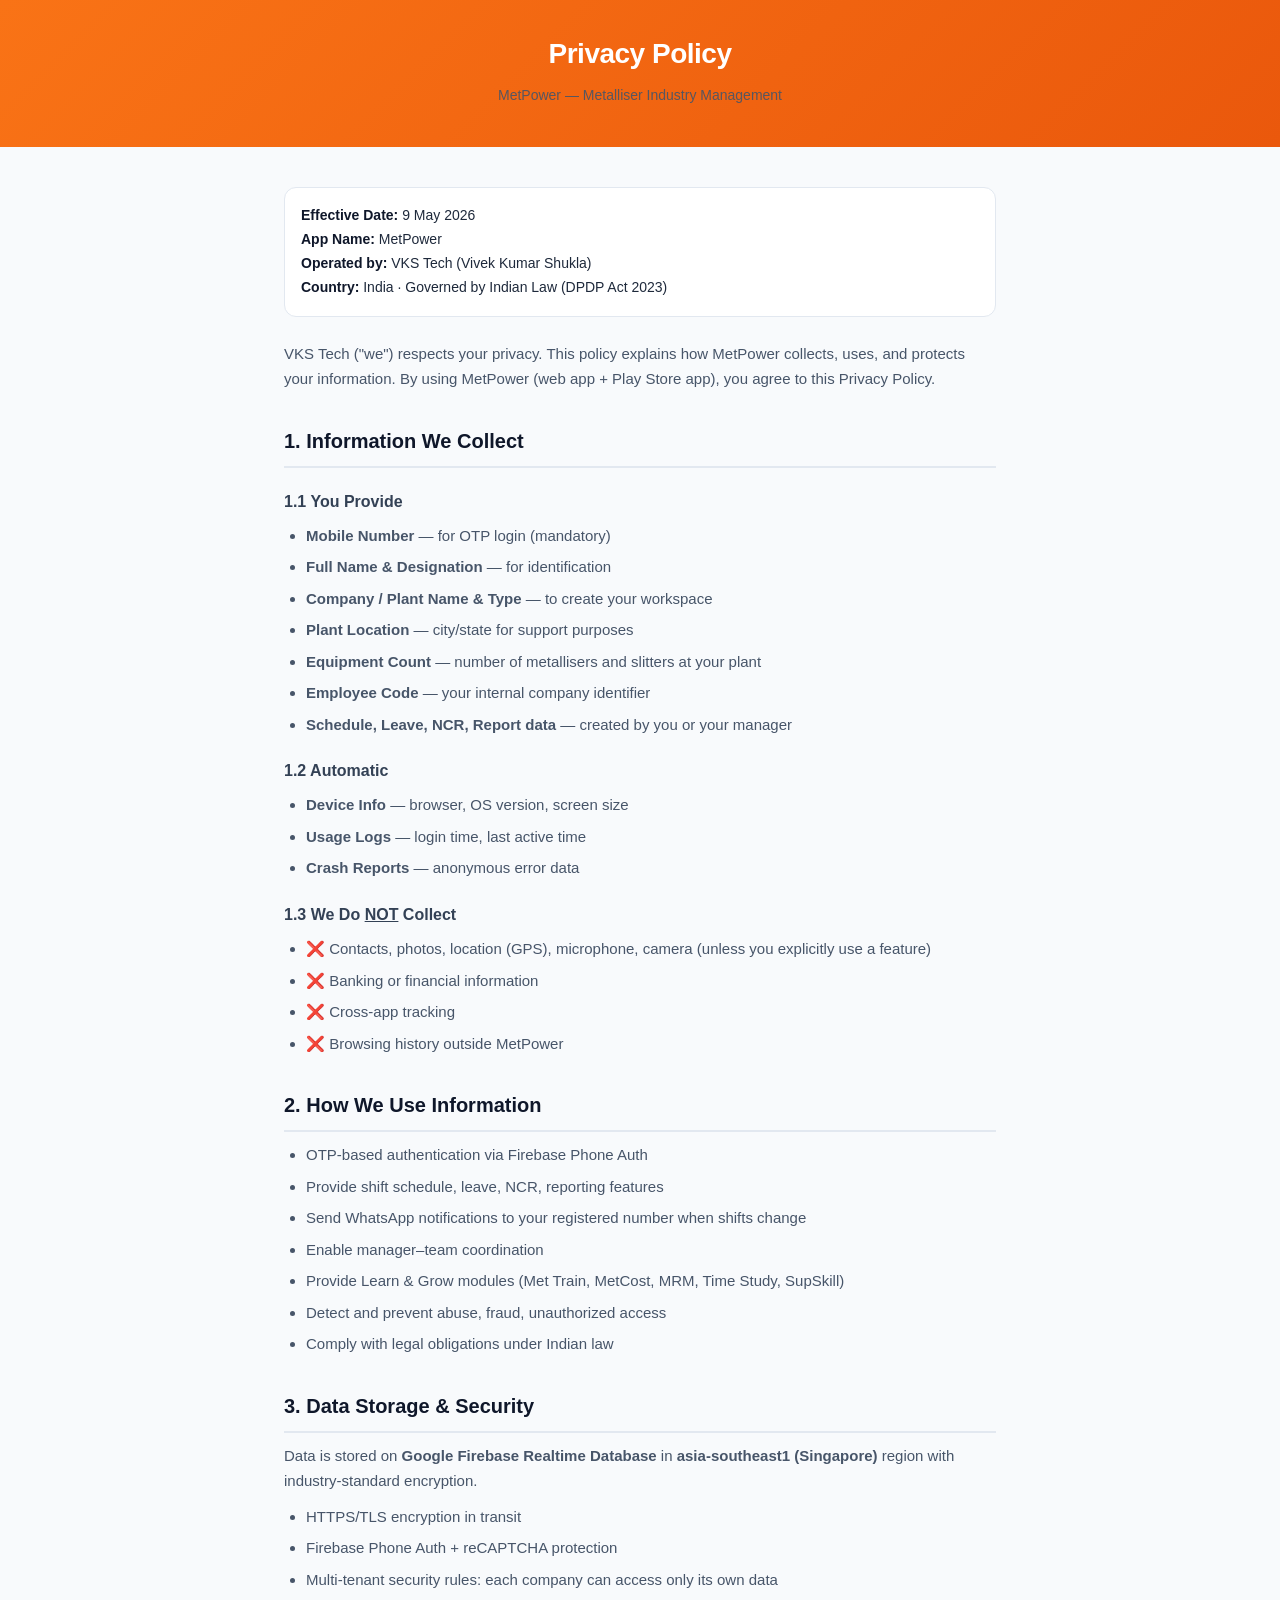
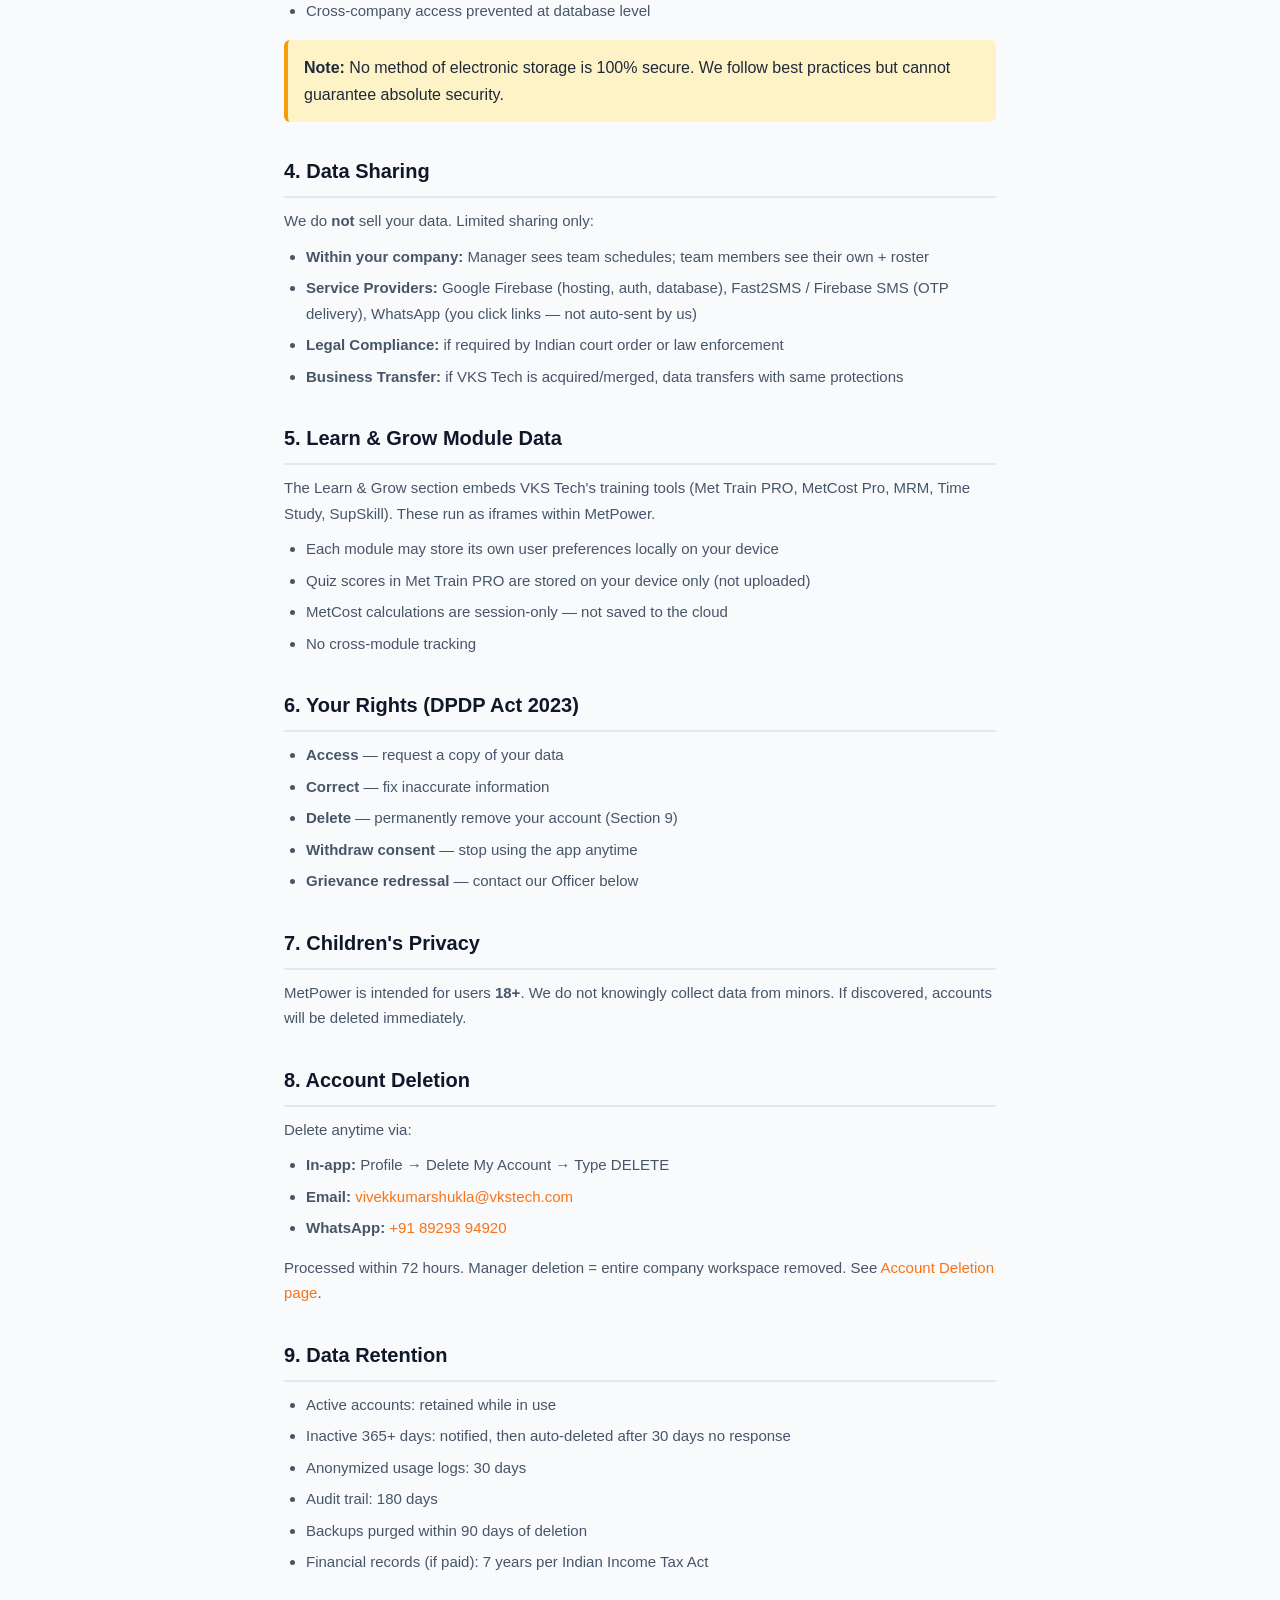
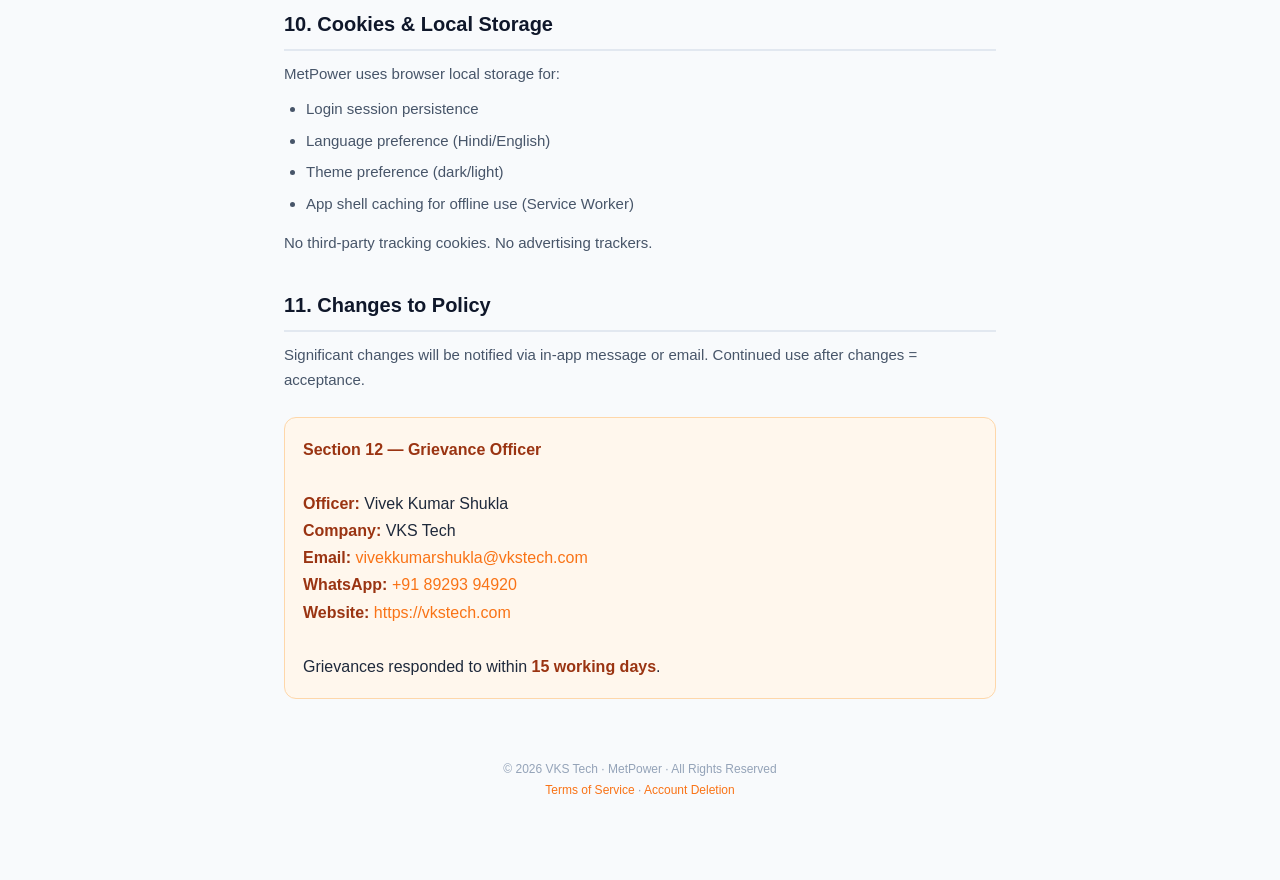
<file: privacy.html>
<!DOCTYPE html>
<html lang="en">
<head>
<meta charset="UTF-8">
<meta name="viewport" content="width=device-width,initial-scale=1.0">
<title>Privacy Policy — MetPower</title>
<style>
*{box-sizing:border-box;margin:0;padding:0;}
body{font-family:-apple-system,BlinkMacSystemFont,'Segoe UI',sans-serif;
  background:#f8fafc;color:#1e293b;line-height:1.7;}
.container{max-width:760px;margin:0 auto;padding:40px 24px 60px;}
header{background:linear-gradient(135deg,#f97316,#ea580c);color:#fff;padding:30px 24px;text-align:center;}
header h1{font-size:28px;font-weight:800;letter-spacing:-.5px;}
header p{opacity:.9;margin-top:6px;font-size:14px;}
h2{font-size:20px;font-weight:800;margin-top:32px;margin-bottom:10px;color:#0f172a;
  padding-bottom:8px;border-bottom:2px solid #e2e8f0;}
h3{font-size:16px;font-weight:700;margin-top:20px;margin-bottom:8px;color:#334155;}
p,li{font-size:15px;color:#475569;margin-bottom:10px;}
ul{padding-left:22px;margin-bottom:14px;}
li{margin-bottom:6px;}
a{color:#f97316;text-decoration:none;}
a:hover{text-decoration:underline;}
.meta{background:#fff;border:1px solid #e2e8f0;border-radius:12px;padding:16px;margin-bottom:24px;font-size:14px;}
.meta b{color:#0f172a;}
.highlight{background:#fef3c7;border-left:4px solid #f59e0b;padding:14px 16px;border-radius:6px;margin:16px 0;}
.contact{background:#fff7ed;border:1px solid #fed7aa;border-radius:12px;padding:18px;margin-top:24px;}
.contact b{color:#9a3412;}
footer{margin-top:40px;text-align:center;color:#94a3b8;font-size:12px;padding:20px;}
@media(max-width:600px){header h1{font-size:22px}}
</style>
</head>
<body>
<header>
  <h1>Privacy Policy</h1>
  <p>MetPower — Metalliser Industry Management</p>
</header>

<div class="container">
  <div class="meta">
    <b>Effective Date:</b> 9 May 2026<br>
    <b>App Name:</b> MetPower<br>
    <b>Operated by:</b> VKS Tech (Vivek Kumar Shukla)<br>
    <b>Country:</b> India · Governed by Indian Law (DPDP Act 2023)
  </div>

  <p>VKS Tech ("we") respects your privacy. This policy explains how MetPower collects, uses, and protects your information. By using MetPower (web app + Play Store app), you agree to this Privacy Policy.</p>

  <h2>1. Information We Collect</h2>

  <h3>1.1 You Provide</h3>
  <ul>
    <li><b>Mobile Number</b> — for OTP login (mandatory)</li>
    <li><b>Full Name &amp; Designation</b> — for identification</li>
    <li><b>Company / Plant Name &amp; Type</b> — to create your workspace</li>
    <li><b>Plant Location</b> — city/state for support purposes</li>
    <li><b>Equipment Count</b> — number of metallisers and slitters at your plant</li>
    <li><b>Employee Code</b> — your internal company identifier</li>
    <li><b>Schedule, Leave, NCR, Report data</b> — created by you or your manager</li>
  </ul>

  <h3>1.2 Automatic</h3>
  <ul>
    <li><b>Device Info</b> — browser, OS version, screen size</li>
    <li><b>Usage Logs</b> — login time, last active time</li>
    <li><b>Crash Reports</b> — anonymous error data</li>
  </ul>

  <h3>1.3 We Do <u>NOT</u> Collect</h3>
  <ul>
    <li>❌ Contacts, photos, location (GPS), microphone, camera (unless you explicitly use a feature)</li>
    <li>❌ Banking or financial information</li>
    <li>❌ Cross-app tracking</li>
    <li>❌ Browsing history outside MetPower</li>
  </ul>

  <h2>2. How We Use Information</h2>
  <ul>
    <li>OTP-based authentication via Firebase Phone Auth</li>
    <li>Provide shift schedule, leave, NCR, reporting features</li>
    <li>Send WhatsApp notifications to your registered number when shifts change</li>
    <li>Enable manager–team coordination</li>
    <li>Provide Learn &amp; Grow modules (Met Train, MetCost, MRM, Time Study, SupSkill)</li>
    <li>Detect and prevent abuse, fraud, unauthorized access</li>
    <li>Comply with legal obligations under Indian law</li>
  </ul>

  <h2>3. Data Storage &amp; Security</h2>
  <p>Data is stored on <b>Google Firebase Realtime Database</b> in <b>asia-southeast1 (Singapore)</b> region with industry-standard encryption.</p>
  <ul>
    <li>HTTPS/TLS encryption in transit</li>
    <li>Firebase Phone Auth + reCAPTCHA protection</li>
    <li>Multi-tenant security rules: each company can access only its own data</li>
    <li>Cross-company access prevented at database level</li>
  </ul>
  <div class="highlight">
    <b>Note:</b> No method of electronic storage is 100% secure. We follow best practices but cannot guarantee absolute security.
  </div>

  <h2>4. Data Sharing</h2>
  <p>We do <b>not</b> sell your data. Limited sharing only:</p>
  <ul>
    <li><b>Within your company:</b> Manager sees team schedules; team members see their own + roster</li>
    <li><b>Service Providers:</b> Google Firebase (hosting, auth, database), Fast2SMS / Firebase SMS (OTP delivery), WhatsApp (you click links — not auto-sent by us)</li>
    <li><b>Legal Compliance:</b> if required by Indian court order or law enforcement</li>
    <li><b>Business Transfer:</b> if VKS Tech is acquired/merged, data transfers with same protections</li>
  </ul>

  <h2>5. Learn &amp; Grow Module Data</h2>
  <p>The Learn &amp; Grow section embeds VKS Tech's training tools (Met Train PRO, MetCost Pro, MRM, Time Study, SupSkill). These run as iframes within MetPower.</p>
  <ul>
    <li>Each module may store its own user preferences locally on your device</li>
    <li>Quiz scores in Met Train PRO are stored on your device only (not uploaded)</li>
    <li>MetCost calculations are session-only — not saved to the cloud</li>
    <li>No cross-module tracking</li>
  </ul>

  <h2>6. Your Rights (DPDP Act 2023)</h2>
  <ul>
    <li><b>Access</b> — request a copy of your data</li>
    <li><b>Correct</b> — fix inaccurate information</li>
    <li><b>Delete</b> — permanently remove your account (Section 9)</li>
    <li><b>Withdraw consent</b> — stop using the app anytime</li>
    <li><b>Grievance redressal</b> — contact our Officer below</li>
  </ul>

  <h2>7. Children's Privacy</h2>
  <p>MetPower is intended for users <b>18+</b>. We do not knowingly collect data from minors. If discovered, accounts will be deleted immediately.</p>

  <h2>8. Account Deletion</h2>
  <p>Delete anytime via:</p>
  <ul>
    <li><b>In-app:</b> Profile → Delete My Account → Type DELETE</li>
    <li><b>Email:</b> <a href="mailto:vivekkumarshukla@vkstech.com">vivekkumarshukla@vkstech.com</a></li>
    <li><b>WhatsApp:</b> <a href="https://wa.me/918929394920">+91 89293 94920</a></li>
  </ul>
  <p>Processed within 72 hours. Manager deletion = entire company workspace removed. See <a href="delete-account.html">Account Deletion page</a>.</p>

  <h2>9. Data Retention</h2>
  <ul>
    <li>Active accounts: retained while in use</li>
    <li>Inactive 365+ days: notified, then auto-deleted after 30 days no response</li>
    <li>Anonymized usage logs: 30 days</li>
    <li>Audit trail: 180 days</li>
    <li>Backups purged within 90 days of deletion</li>
    <li>Financial records (if paid): 7 years per Indian Income Tax Act</li>
  </ul>

  <h2>10. Cookies &amp; Local Storage</h2>
  <p>MetPower uses browser local storage for:</p>
  <ul>
    <li>Login session persistence</li>
    <li>Language preference (Hindi/English)</li>
    <li>Theme preference (dark/light)</li>
    <li>App shell caching for offline use (Service Worker)</li>
  </ul>
  <p>No third-party tracking cookies. No advertising trackers.</p>

  <h2>11. Changes to Policy</h2>
  <p>Significant changes will be notified via in-app message or email. Continued use after changes = acceptance.</p>

  <div class="contact">
    <b>Section 12 — Grievance Officer</b><br><br>
    <b>Officer:</b> Vivek Kumar Shukla<br>
    <b>Company:</b> VKS Tech<br>
    <b>Email:</b> <a href="mailto:vivekkumarshukla@vkstech.com">vivekkumarshukla@vkstech.com</a><br>
    <b>WhatsApp:</b> <a href="https://wa.me/918929394920">+91 89293 94920</a><br>
    <b>Website:</b> <a href="https://vkstech.com">https://vkstech.com</a><br><br>
    Grievances responded to within <b>15 working days</b>.
  </div>

  <footer>
    © 2026 VKS Tech · MetPower · All Rights Reserved<br>
    <a href="terms.html">Terms of Service</a> · <a href="delete-account.html">Account Deletion</a>
  </footer>
</div>
</body>
</html>
</file>
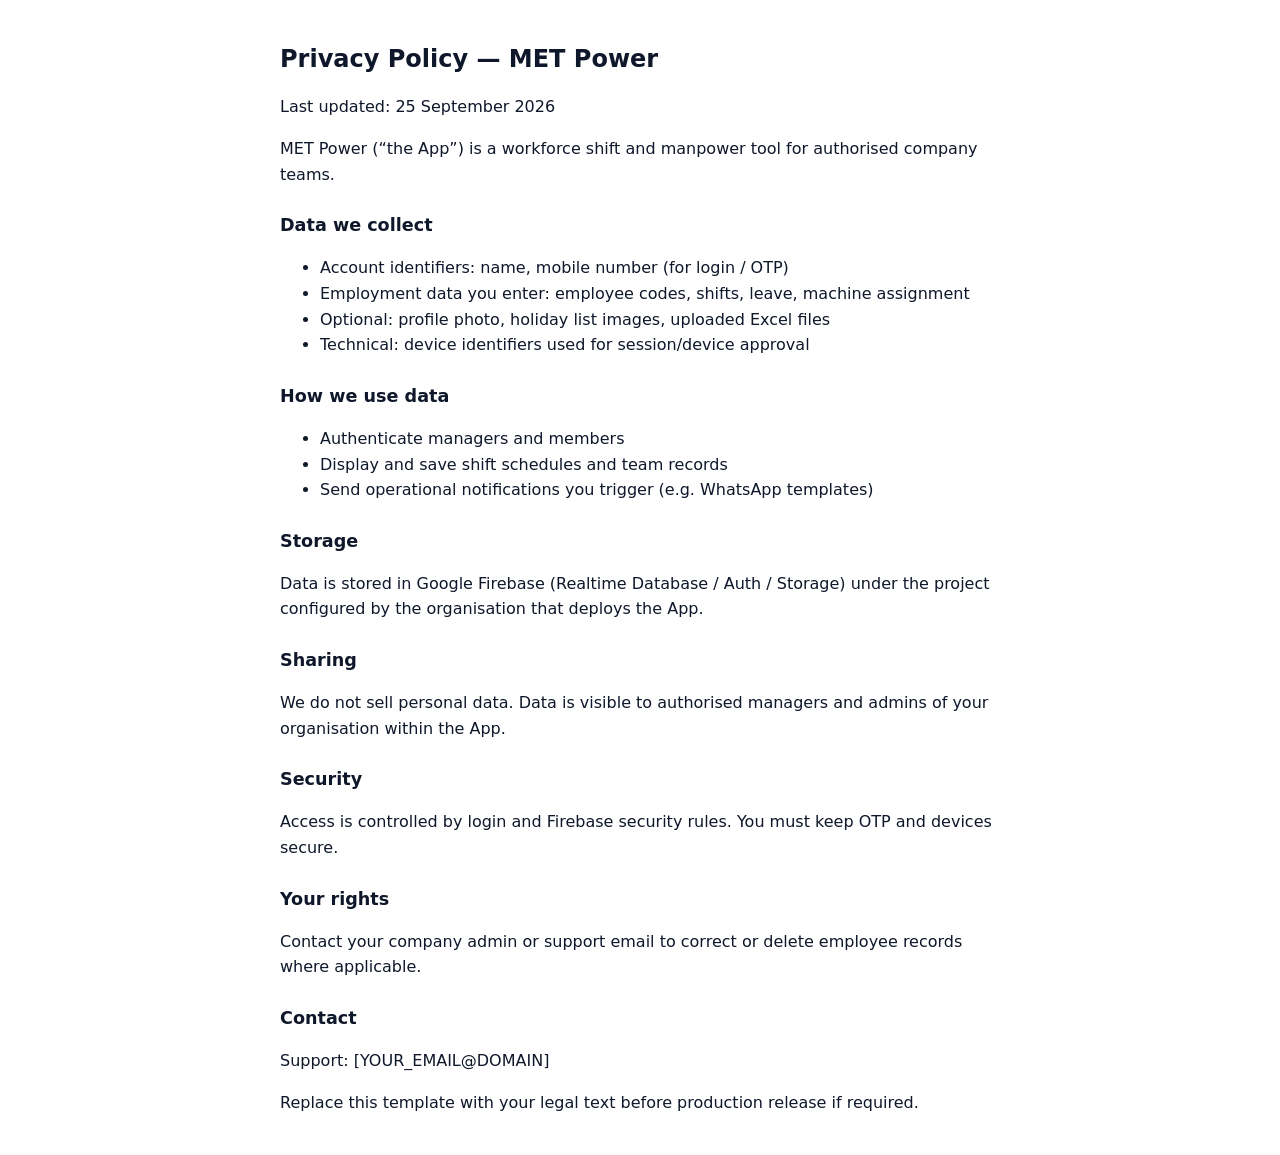
<file: PRIVACY_POLICY_TEMPLATE.html>
<!DOCTYPE html>
<html lang="en">
<head>
  <meta charset="utf-8"/>
  <meta name="viewport" content="width=device-width, initial-scale=1"/>
  <title>MET Power — Privacy Policy</title>
  <style>
    body{font-family:system-ui,sans-serif;max-width:720px;margin:40px auto;padding:0 16px;line-height:1.6;color:#0f172a}
    h1{font-size:1.5rem} h2{font-size:1.1rem;margin-top:1.5rem}
  </style>
</head>
<body>
  <h1>Privacy Policy — MET Power</h1>
  <p>Last updated: 25 September 2026</p>
  <p>MET Power (“the App”) is a workforce shift and manpower tool for authorised company teams.</p>

  <h2>Data we collect</h2>
  <ul>
    <li>Account identifiers: name, mobile number (for login / OTP)</li>
    <li>Employment data you enter: employee codes, shifts, leave, machine assignment</li>
    <li>Optional: profile photo, holiday list images, uploaded Excel files</li>
    <li>Technical: device identifiers used for session/device approval</li>
  </ul>

  <h2>How we use data</h2>
  <ul>
    <li>Authenticate managers and members</li>
    <li>Display and save shift schedules and team records</li>
    <li>Send operational notifications you trigger (e.g. WhatsApp templates)</li>
  </ul>

  <h2>Storage</h2>
  <p>Data is stored in Google Firebase (Realtime Database / Auth / Storage) under the project configured by the organisation that deploys the App.</p>

  <h2>Sharing</h2>
  <p>We do not sell personal data. Data is visible to authorised managers and admins of your organisation within the App.</p>

  <h2>Security</h2>
  <p>Access is controlled by login and Firebase security rules. You must keep OTP and devices secure.</p>

  <h2>Your rights</h2>
  <p>Contact your company admin or support email to correct or delete employee records where applicable.</p>

  <h2>Contact</h2>
  <p>Support: [YOUR_EMAIL@DOMAIN]</p>
  <p>Replace this template with your legal text before production release if required.</p>
</body>
</html>
</file>
